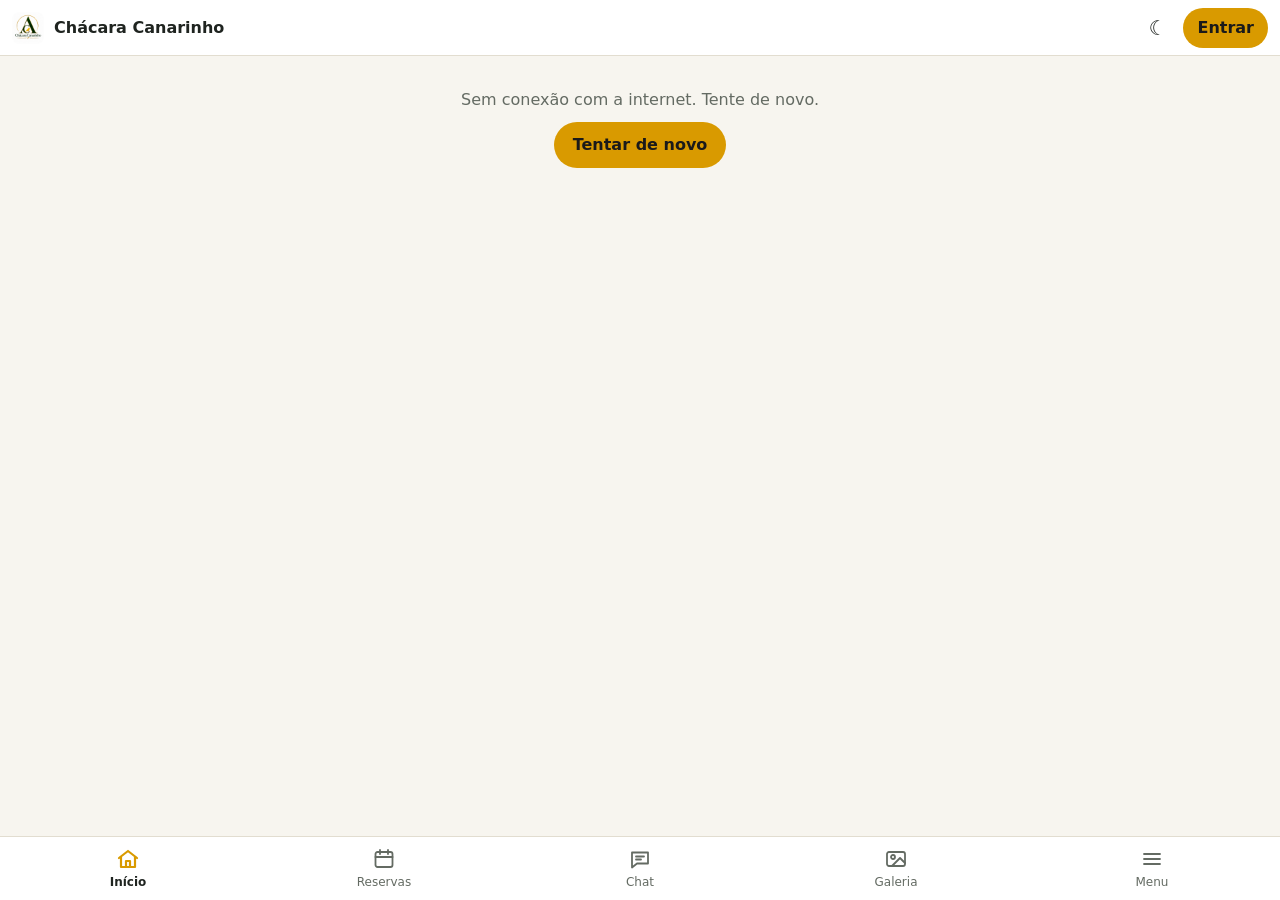
<file: index.html>
<!doctype html>
<html lang="pt-BR">
<head>
  <meta charset="utf-8">
  <meta http-equiv="Content-Security-Policy" content="default-src 'self'; script-src 'self'; style-src 'self' 'unsafe-inline'; img-src 'self' data: blob: https://*.supabase.co https://tile.openstreetmap.org; connect-src 'self' https://*.supabase.co wss://*.supabase.co https://lh3.googleusercontent.com https://nominatim.openstreetmap.org; font-src 'self'; worker-src 'self'; manifest-src 'self'; object-src 'none'; base-uri 'self'; form-action 'self'">
  <meta name="referrer" content="strict-origin-when-cross-origin">
  <meta name="viewport" content="width=device-width, initial-scale=1, maximum-scale=1, user-scalable=no, viewport-fit=cover">
  <title>Chácara Canarinho</title>
  <meta name="description" content="Reserve a sua cabana na Chácara Canarinho: dias disponíveis, fotos e atendimento pelo chat.">
  <meta name="theme-color" content="#d99a00">
  <link rel="manifest" href="manifest.webmanifest?v=1794515247">
  <link rel="icon" href="icons/icon-192.png?v=1794515247" type="image/png">
  <link rel="apple-touch-icon" sizes="180x180" href="icons/apple-touch-icon.png?v=1794515247">
  <meta name="apple-mobile-web-app-capable" content="yes">
  <meta name="mobile-web-app-capable" content="yes">
  <meta name="apple-mobile-web-app-status-bar-style" content="default">
  <meta name="apple-mobile-web-app-title" content="Canarinho">
  <link rel="stylesheet" href="css/style.css">
  <script src="js/tema.js"></script>
  <script src="js/vendor/supabase.js" defer></script>
  <script type="module" src="js/app.js"></script>
</head>
<body>
  <header class="topbar">
    <a href="#/" class="brand">
      <img id="brand-logo" src="icons/icon-192.png" alt="" width="32" height="32">
      <span id="app-name">Chácara Canarinho</span>
    </a>
    <div class="top-actions">
      <button type="button" id="theme-btn" class="top-icon theme-btn" aria-label="Trocar tema claro ou escuro"></button>
      <a href="#/entrar" id="account-link" class="account-link" hidden>Entrar</a>
    </div>
  </header>

  <main id="view" class="view" aria-live="polite">
    <div class="loading">Carregando…</div>
  </main>

  <nav class="tabbar" id="tabbar" aria-label="Navegação principal" hidden></nav>

  <div id="toast" class="toast" role="status" hidden></div>
</body>
</html>
</file>
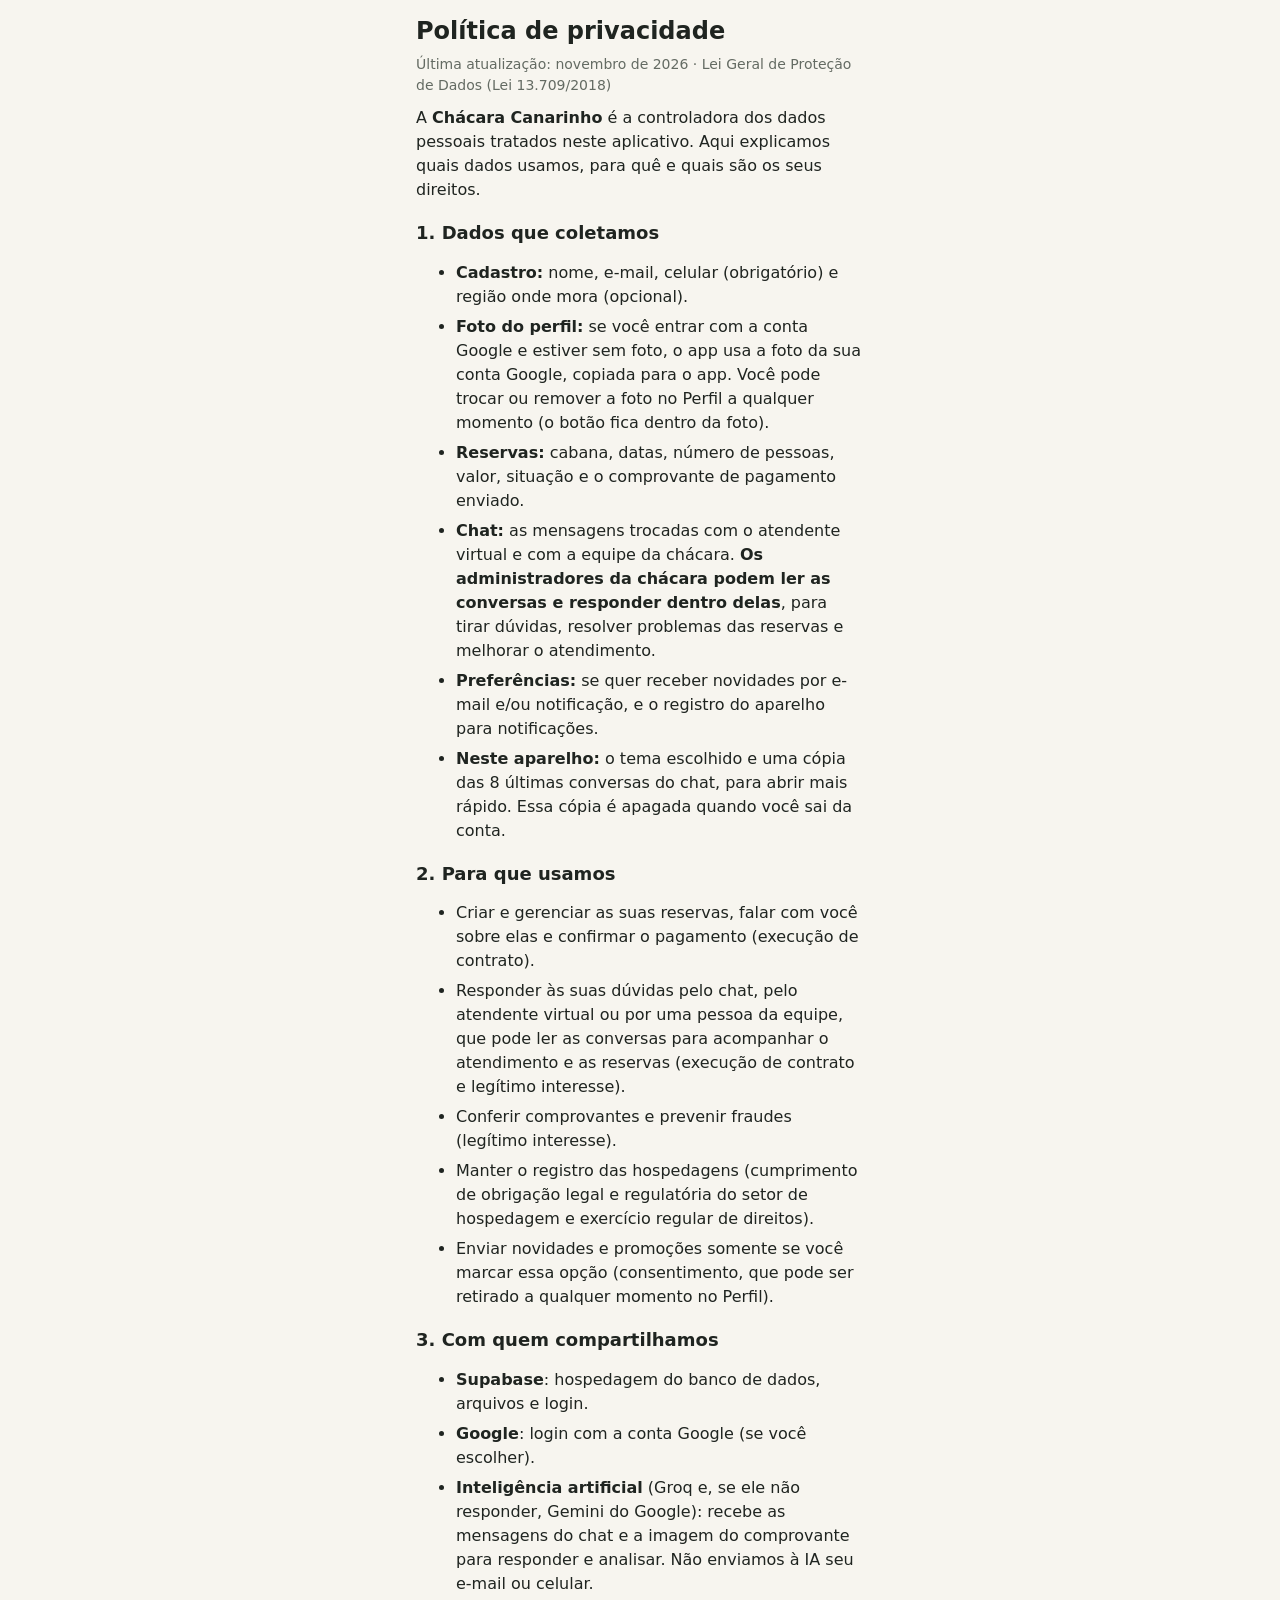
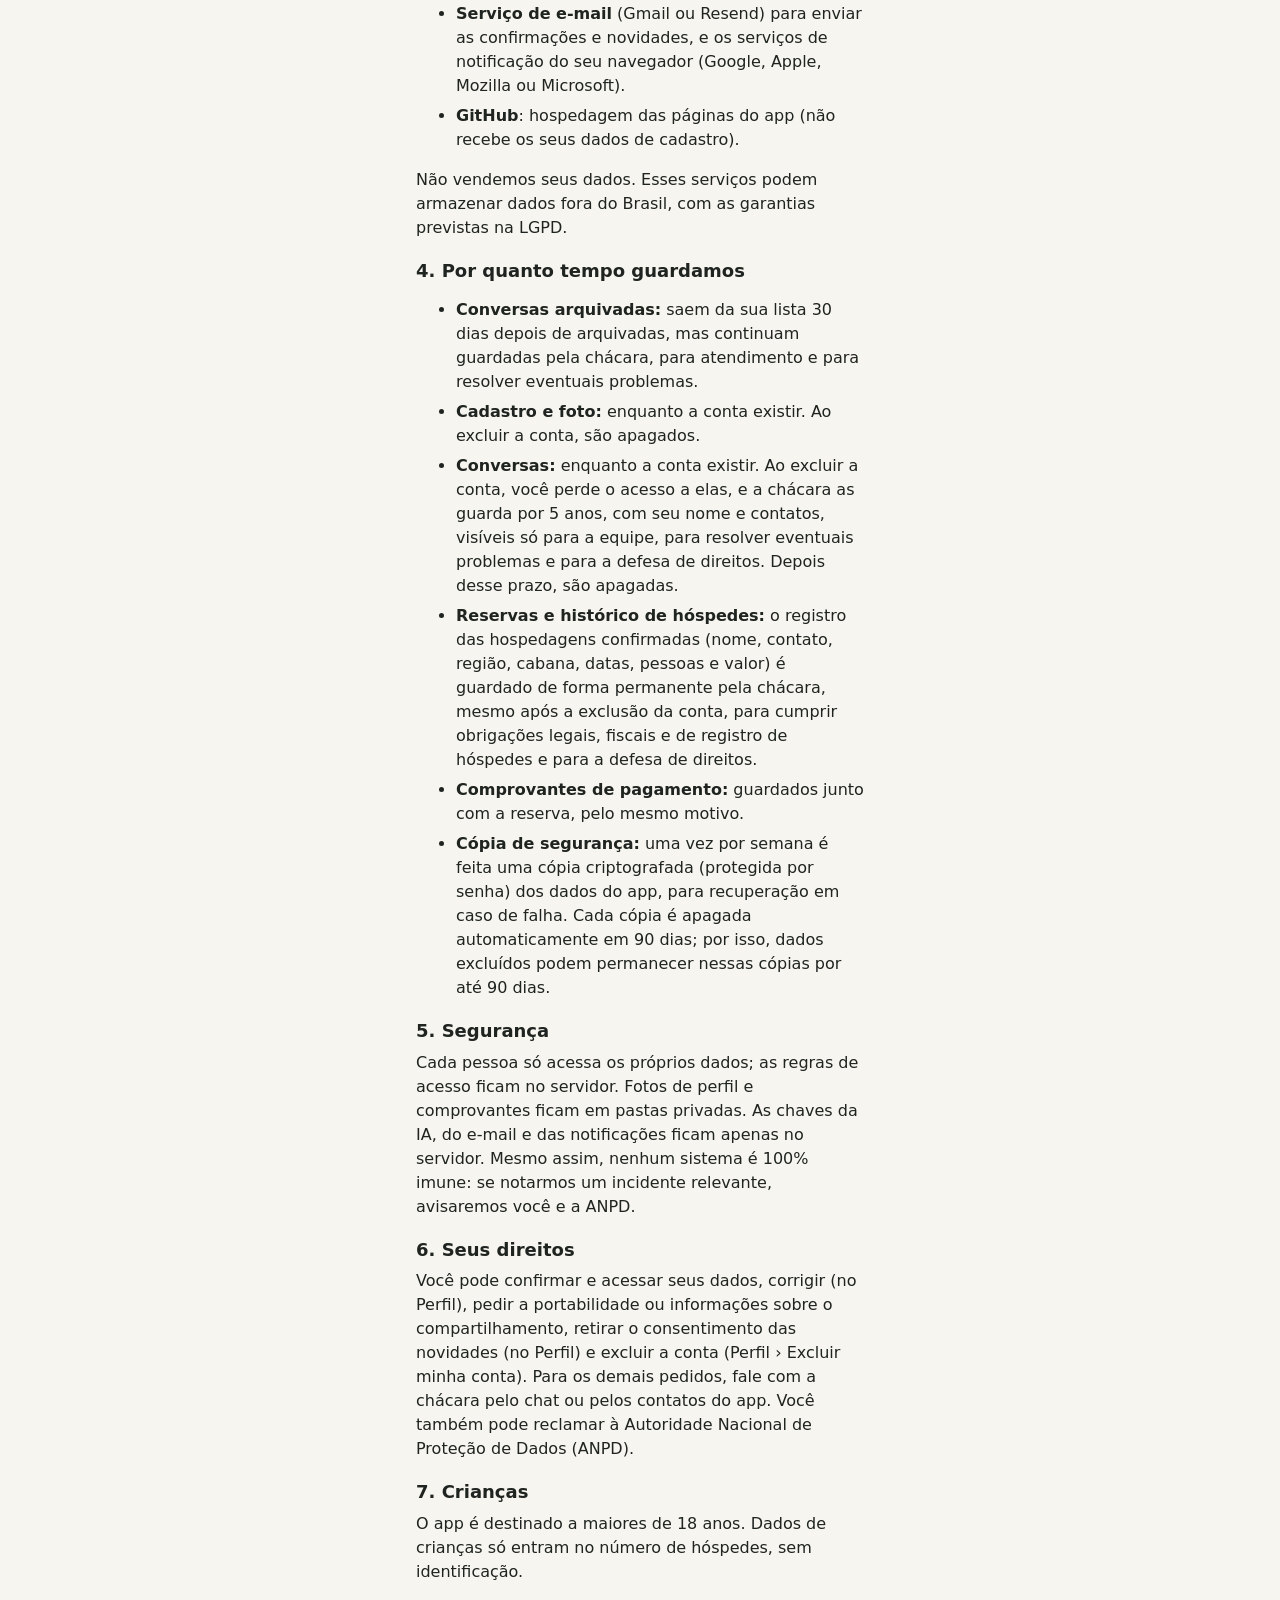
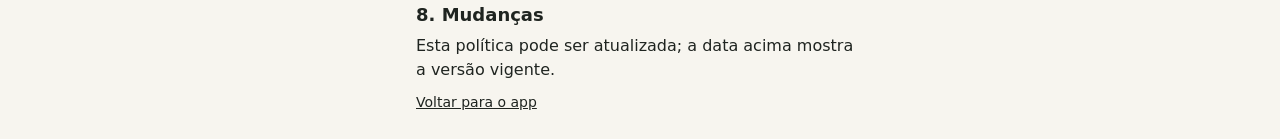
<file: privacidade.html>
<!doctype html>
<html lang="pt-BR">
<head>
  <meta charset="utf-8">
  <meta http-equiv="Content-Security-Policy" content="default-src 'self'; script-src 'self'; style-src 'self'; img-src 'self'; object-src 'none'; base-uri 'self'; form-action 'none'">
  <meta name="viewport" content="width=device-width, initial-scale=1">
  <title>Política de privacidade – Chácara Canarinho</title>
  <link rel="stylesheet" href="css/style.css">
  <script src="js/tema.js"></script>
</head>
<body class="plain">
<main class="pad narrow doc">
  <h1>Política de privacidade</h1>
  <p class="muted small">Última atualização: novembro de 2026 · Lei Geral de Proteção de Dados (Lei 13.709/2018)</p>

  <p>A <strong>Chácara Canarinho</strong> é a controladora dos dados pessoais tratados neste aplicativo. Aqui explicamos quais dados usamos, para quê e quais são os seus direitos.</p>

  <h2>1. Dados que coletamos</h2>
  <ul>
    <li><strong>Cadastro:</strong> nome, e-mail, celular (obrigatório) e região onde mora (opcional).</li>
    <li><strong>Foto do perfil:</strong> se você entrar com a conta Google e estiver sem foto, o app usa a foto da sua conta Google, copiada para o app. Você pode trocar ou remover a foto no Perfil a qualquer momento (o botão fica dentro da foto).</li>
    <li><strong>Reservas:</strong> cabana, datas, número de pessoas, valor, situação e o comprovante de pagamento enviado.</li>
    <li><strong>Chat:</strong> as mensagens trocadas com o atendente virtual e com a equipe da chácara. <strong>Os administradores da chácara podem ler as conversas e responder dentro delas</strong>, para tirar dúvidas, resolver problemas das reservas e melhorar o atendimento.</li>
    <li><strong>Preferências:</strong> se quer receber novidades por e-mail e/ou notificação, e o registro do aparelho para notificações.</li>
    <li><strong>Neste aparelho:</strong> o tema escolhido e uma cópia das 8 últimas conversas do chat, para abrir mais rápido. Essa cópia é apagada quando você sai da conta.</li>
  </ul>

  <h2>2. Para que usamos</h2>
  <ul>
    <li>Criar e gerenciar as suas reservas, falar com você sobre elas e confirmar o pagamento (execução de contrato).</li>
    <li>Responder às suas dúvidas pelo chat, pelo atendente virtual ou por uma pessoa da equipe, que pode ler as conversas para acompanhar o atendimento e as reservas (execução de contrato e legítimo interesse).</li>
    <li>Conferir comprovantes e prevenir fraudes (legítimo interesse).</li>
    <li>Manter o registro das hospedagens (cumprimento de obrigação legal e regulatória do setor de hospedagem e exercício regular de direitos).</li>
    <li>Enviar novidades e promoções somente se você marcar essa opção (consentimento, que pode ser retirado a qualquer momento no Perfil).</li>
  </ul>

  <h2>3. Com quem compartilhamos</h2>
  <ul>
    <li><strong>Supabase</strong>: hospedagem do banco de dados, arquivos e login.</li>
    <li><strong>Google</strong>: login com a conta Google (se você escolher).</li>
    <li><strong>Inteligência artificial</strong> (Groq e, se ele não responder, Gemini do Google): recebe as mensagens do chat e a imagem do comprovante para responder e analisar. Não enviamos à IA seu e-mail ou celular.</li>
    <li><strong>Serviço de e-mail</strong> (Gmail ou Resend) para enviar as confirmações e novidades, e os serviços de notificação do seu navegador (Google, Apple, Mozilla ou Microsoft).</li>
    <li><strong>GitHub</strong>: hospedagem das páginas do app (não recebe os seus dados de cadastro).</li>
  </ul>
  <p>Não vendemos seus dados. Esses serviços podem armazenar dados fora do Brasil, com as garantias previstas na LGPD.</p>

  <h2>4. Por quanto tempo guardamos</h2>
  <ul>
    <li><strong>Conversas arquivadas:</strong> saem da sua lista 30 dias depois de arquivadas, mas continuam guardadas pela chácara, para atendimento e para resolver eventuais problemas.</li>
    <li><strong>Cadastro e foto:</strong> enquanto a conta existir. Ao excluir a conta, são apagados.</li>
    <li><strong>Conversas:</strong> enquanto a conta existir. Ao excluir a conta, você perde o acesso a elas, e a chácara as guarda por 5 anos, com seu nome e contatos, visíveis só para a equipe, para resolver eventuais problemas e para a defesa de direitos. Depois desse prazo, são apagadas.</li>
    <li><strong>Reservas e histórico de hóspedes:</strong> o registro das hospedagens confirmadas (nome, contato, região, cabana, datas, pessoas e valor) é guardado de forma permanente pela chácara, mesmo após a exclusão da conta, para cumprir obrigações legais, fiscais e de registro de hóspedes e para a defesa de direitos.</li>
    <li><strong>Comprovantes de pagamento:</strong> guardados junto com a reserva, pelo mesmo motivo.</li>
    <li><strong>Cópia de segurança:</strong> uma vez por semana é feita uma cópia criptografada (protegida por senha) dos dados do app, para recuperação em caso de falha. Cada cópia é apagada automaticamente em 90 dias; por isso, dados excluídos podem permanecer nessas cópias por até 90 dias.</li>
  </ul>

  <h2>5. Segurança</h2>
  <p>Cada pessoa só acessa os próprios dados; as regras de acesso ficam no servidor. Fotos de perfil e comprovantes ficam em pastas privadas. As chaves da IA, do e-mail e das notificações ficam apenas no servidor. Mesmo assim, nenhum sistema é 100% imune: se notarmos um incidente relevante, avisaremos você e a ANPD.</p>

  <h2>6. Seus direitos</h2>
  <p>Você pode confirmar e acessar seus dados, corrigir (no Perfil), pedir a portabilidade ou informações sobre o compartilhamento, retirar o consentimento das novidades (no Perfil) e excluir a conta (Perfil › Excluir minha conta). Para os demais pedidos, fale com a chácara pelo chat ou pelos contatos do app. Você também pode reclamar à Autoridade Nacional de Proteção de Dados (ANPD).</p>

  <h2>7. Crianças</h2>
  <p>O app é destinado a maiores de 18 anos. Dados de crianças só entram no número de hóspedes, sem identificação.</p>

  <h2>8. Mudanças</h2>
  <p>Esta política pode ser atualizada; a data acima mostra a versão vigente.</p>
  <p class="small"><a href="./">Voltar para o app</a></p>
</main>
</body>
</html>
</file>
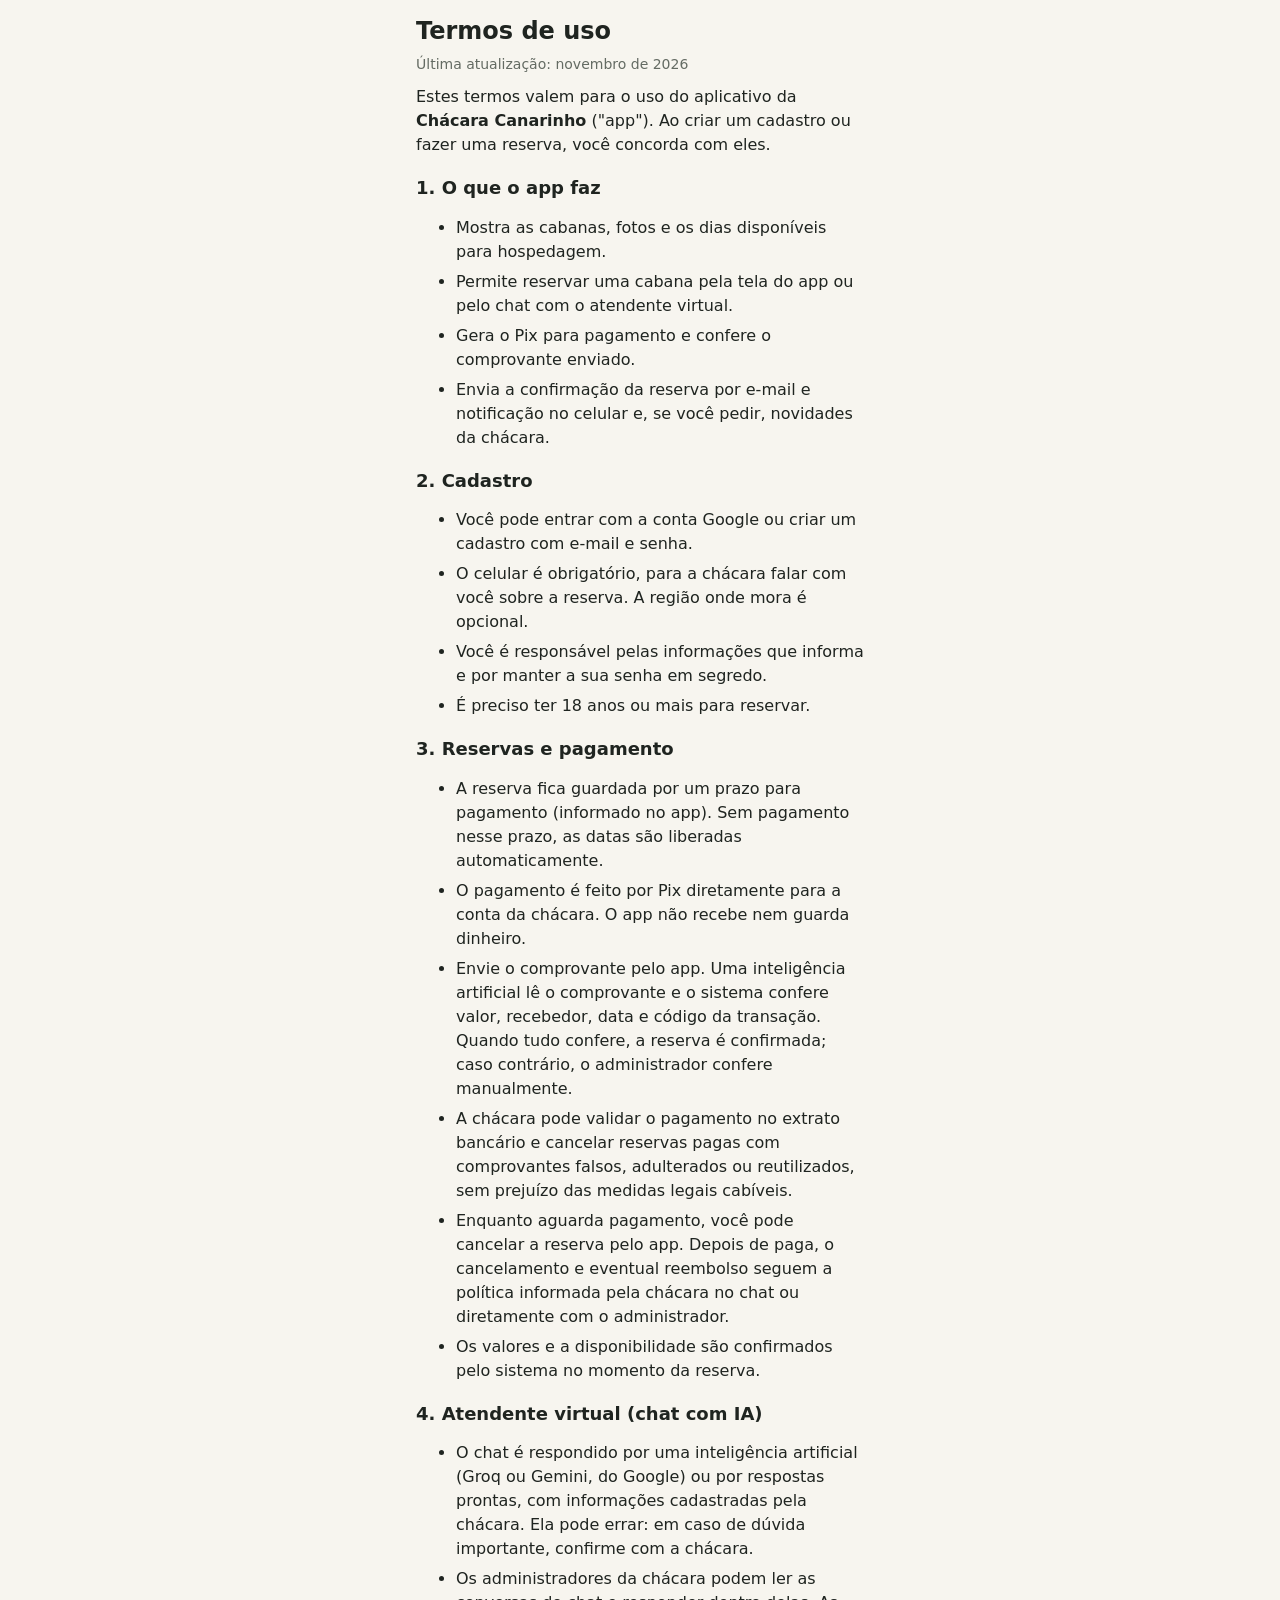
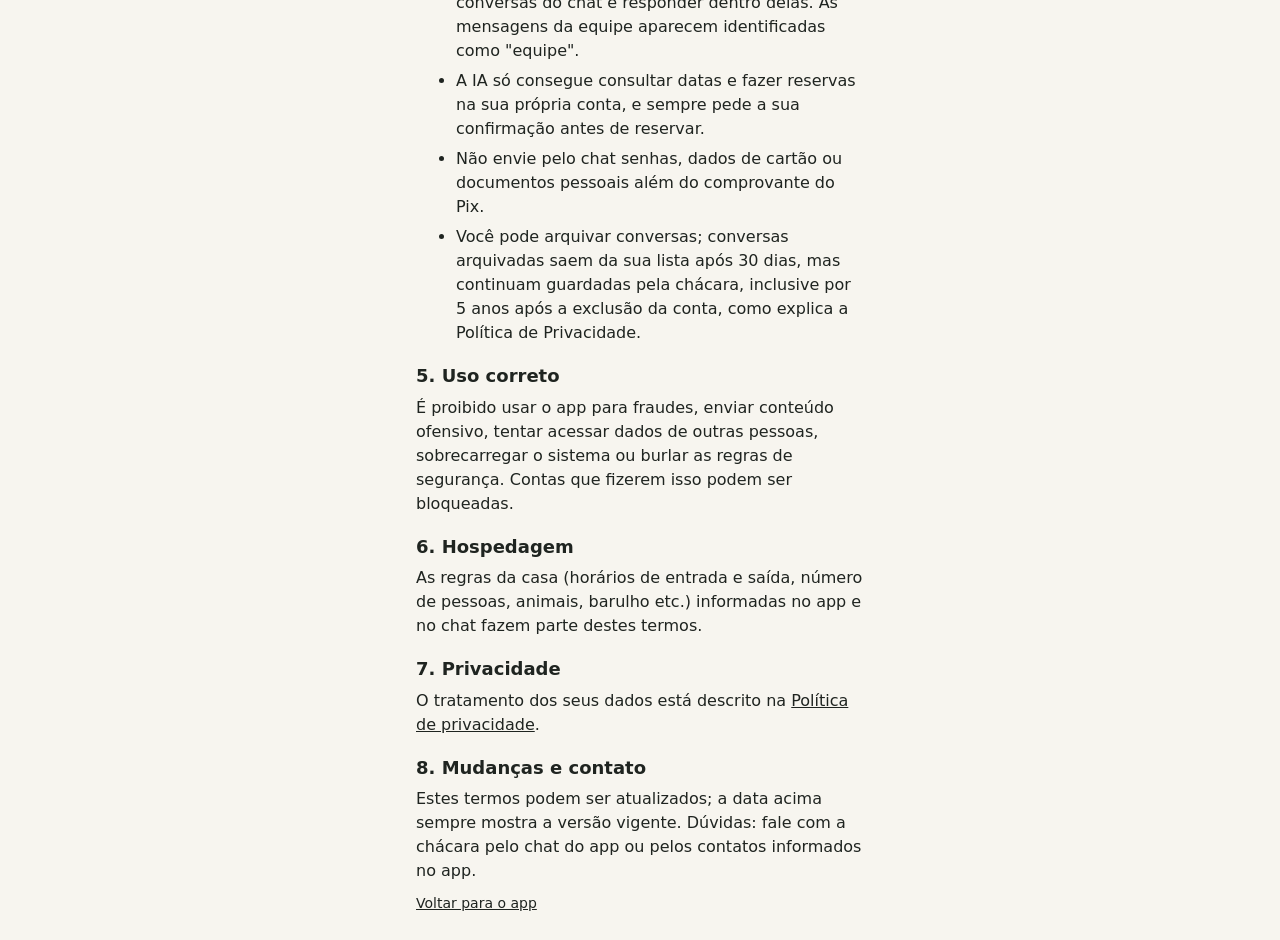
<file: termos.html>
<!doctype html>
<html lang="pt-BR">
<head>
  <meta charset="utf-8">
  <meta http-equiv="Content-Security-Policy" content="default-src 'self'; script-src 'self'; style-src 'self'; img-src 'self'; object-src 'none'; base-uri 'self'; form-action 'none'">
  <meta name="viewport" content="width=device-width, initial-scale=1">
  <title>Termos de uso – Chácara Canarinho</title>
  <link rel="stylesheet" href="css/style.css">
  <script src="js/tema.js"></script>
</head>
<body class="plain">
<main class="pad narrow doc">
  <h1>Termos de uso</h1>
  <p class="muted small">Última atualização: novembro de 2026</p>

  <p>Estes termos valem para o uso do aplicativo da <strong>Chácara Canarinho</strong> ("app"). Ao criar um cadastro ou fazer uma reserva, você concorda com eles.</p>

  <h2>1. O que o app faz</h2>
  <ul>
    <li>Mostra as cabanas, fotos e os dias disponíveis para hospedagem.</li>
    <li>Permite reservar uma cabana pela tela do app ou pelo chat com o atendente virtual.</li>
    <li>Gera o Pix para pagamento e confere o comprovante enviado.</li>
    <li>Envia a confirmação da reserva por e-mail e notificação no celular e, se você pedir, novidades da chácara.</li>
  </ul>

  <h2>2. Cadastro</h2>
  <ul>
    <li>Você pode entrar com a conta Google ou criar um cadastro com e-mail e senha.</li>
    <li>O celular é obrigatório, para a chácara falar com você sobre a reserva. A região onde mora é opcional.</li>
    <li>Você é responsável pelas informações que informa e por manter a sua senha em segredo.</li>
    <li>É preciso ter 18 anos ou mais para reservar.</li>
  </ul>

  <h2>3. Reservas e pagamento</h2>
  <ul>
    <li>A reserva fica guardada por um prazo para pagamento (informado no app). Sem pagamento nesse prazo, as datas são liberadas automaticamente.</li>
    <li>O pagamento é feito por Pix diretamente para a conta da chácara. O app não recebe nem guarda dinheiro.</li>
    <li>Envie o comprovante pelo app. Uma inteligência artificial lê o comprovante e o sistema confere valor, recebedor, data e código da transação. Quando tudo confere, a reserva é confirmada; caso contrário, o administrador confere manualmente.</li>
    <li>A chácara pode validar o pagamento no extrato bancário e cancelar reservas pagas com comprovantes falsos, adulterados ou reutilizados, sem prejuízo das medidas legais cabíveis.</li>
    <li>Enquanto aguarda pagamento, você pode cancelar a reserva pelo app. Depois de paga, o cancelamento e eventual reembolso seguem a política informada pela chácara no chat ou diretamente com o administrador.</li>
    <li>Os valores e a disponibilidade são confirmados pelo sistema no momento da reserva.</li>
  </ul>

  <h2>4. Atendente virtual (chat com IA)</h2>
  <ul>
    <li>O chat é respondido por uma inteligência artificial (Groq ou Gemini, do Google) ou por respostas prontas, com informações cadastradas pela chácara. Ela pode errar: em caso de dúvida importante, confirme com a chácara.</li>
    <li>Os administradores da chácara podem ler as conversas do chat e responder dentro delas. As mensagens da equipe aparecem identificadas como "equipe".</li>
    <li>A IA só consegue consultar datas e fazer reservas na sua própria conta, e sempre pede a sua confirmação antes de reservar.</li>
    <li>Não envie pelo chat senhas, dados de cartão ou documentos pessoais além do comprovante do Pix.</li>
    <li>Você pode arquivar conversas; conversas arquivadas saem da sua lista após 30 dias, mas continuam guardadas pela chácara, inclusive por 5 anos após a exclusão da conta, como explica a Política de Privacidade.</li>
  </ul>

  <h2>5. Uso correto</h2>
  <p>É proibido usar o app para fraudes, enviar conteúdo ofensivo, tentar acessar dados de outras pessoas, sobrecarregar o sistema ou burlar as regras de segurança. Contas que fizerem isso podem ser bloqueadas.</p>

  <h2>6. Hospedagem</h2>
  <p>As regras da casa (horários de entrada e saída, número de pessoas, animais, barulho etc.) informadas no app e no chat fazem parte destes termos.</p>

  <h2>7. Privacidade</h2>
  <p>O tratamento dos seus dados está descrito na <a href="privacidade.html">Política de privacidade</a>.</p>

  <h2>8. Mudanças e contato</h2>
  <p>Estes termos podem ser atualizados; a data acima sempre mostra a versão vigente. Dúvidas: fale com a chácara pelo chat do app ou pelos contatos informados no app.</p>
  <p class="small"><a href="./">Voltar para o app</a></p>
</main>
</body>
</html>
</file>
<file: css/style.css>
:root{--brand: #d99a00;--brand-ink: #1a1a1a;--bg: #f7f5ef;--surface: #ffffff;--surface-2: #f0ede4;--text: #1f2420;--muted: #646b63;--line: #e2ddd0;--ok: #2b8a3e;--warn: #b35c00;--bad: #c92a2a;--info: #1864ab;--radius: 14px;--shadow: 0 1px 2px rgba(0, 0, 0, .06), 0 4px 14px rgba(0, 0, 0, .06);--top: 56px;--tab: 64px;color-scheme:light}@media(prefers-color-scheme:dark){:root:not([data-theme=light]){--bg: #121512;--surface: #1b1f1b;--surface-2: #252a25;--text: #e9ece6;--muted: #a0a89d;--line: #2f352f;--ok: #69db7c;--warn: #ffa94d;--bad: #ff8787;--info: #74c0fc;--shadow: none;color-scheme:dark}}:root[data-theme=dark]{--bg: #121512;--surface: #1b1f1b;--surface-2: #252a25;--text: #e9ece6;--muted: #a0a89d;--line: #2f352f;--ok: #69db7c;--warn: #ffa94d;--bad: #ff8787;--info: #74c0fc;--shadow: none;color-scheme:dark}*{box-sizing:border-box}[hidden]{display:none!important}html,body{overscroll-behavior-y:none}html{-webkit-text-size-adjust:100%;touch-action:manipulation}body{margin:0;background:var(--bg);color:var(--text);font:16px/1.5 system-ui,-apple-system,Segoe UI,Roboto,sans-serif;padding-top:calc(var(--top) + env(safe-area-inset-top));padding-bottom:calc(var(--tab) + env(safe-area-inset-bottom));overflow-x:hidden}a{color:inherit}img{max-width:100%;display:block}svg{width:20px;height:20px;fill:none;stroke:currentColor;stroke-width:1.8;stroke-linecap:round;stroke-linejoin:round;flex:none}svg.g{stroke:none}h1,h2,h3{line-height:1.25;margin:0 0 8px}p{margin:0 0 10px}input,select,textarea,button{font:inherit;color:inherit}input,select,textarea{width:100%;min-height:44px;padding:10px 12px;border:1px solid var(--line);border-radius:10px;background:var(--surface);font-size:16px}input[type=checkbox]{width:20px;min-height:20px;height:20px;accent-color:var(--brand)}input[type=color]{padding:4px;height:48px}input:focus-visible,select:focus-visible,textarea:focus-visible,button:focus-visible,a:focus-visible{outline:2px solid var(--brand);outline-offset:2px}textarea{resize:vertical}.topbar{position:fixed;inset:0 0 auto;z-index:20;height:calc(var(--top) + env(safe-area-inset-top));padding:env(safe-area-inset-top) 12px 0;display:flex;align-items:center;justify-content:space-between;background:var(--surface);border-bottom:1px solid var(--line)}.brand{display:flex;align-items:center;gap:10px;text-decoration:none;font-weight:700;min-width:0}.brand img{border-radius:8px}.brand span{white-space:nowrap;overflow:hidden;text-overflow:ellipsis}.top-actions{display:flex;align-items:center;gap:6px}.top-icon{width:40px;height:40px;border-radius:50%;display:grid;place-items:center;border:0;background:transparent;cursor:pointer}.top-icon:hover{background:var(--surface-2)}.theme-btn:before{content:"☾";font-size:20px}:root[data-theme=dark] .theme-btn:before{content:"☀"}@media(prefers-color-scheme:dark){:root:not([data-theme=light]) .theme-btn:before{content:"☀"}}.account-link{text-decoration:none;font-weight:600;padding:8px 14px;border-radius:999px;background:var(--brand);color:var(--brand-ink)}.account-link.avatar-link{padding:0;background:none}.tabbar{position:fixed;inset:auto 0 0;z-index:20;height:calc(var(--tab) + env(safe-area-inset-bottom));padding-bottom:env(safe-area-inset-bottom);display:grid;grid-template-columns:repeat(5,1fr);background:var(--surface);border-top:1px solid var(--line)}.tabbar a{display:flex;flex-direction:column;align-items:center;justify-content:center;gap:2px;text-decoration:none;font-size:12px;color:var(--muted)}.tabbar a svg{width:24px;height:24px}.tabbar a.on{color:var(--text);font-weight:700}.tabbar a.on svg{color:var(--brand);stroke-width:2.2}.view{max-width:960px;margin:0 auto;min-height:60vh}.pad{padding:16px}.narrow{max-width:480px;margin:0 auto}.loading{padding:32px;text-align:center;color:var(--muted)}.empty{padding:32px 16px;text-align:center;color:var(--muted)}.title{font-size:26px}.section-title{font-size:18px;margin-top:18px}.lead{font-size:17px;color:var(--muted)}.muted{color:var(--muted)}.small{font-size:14px}.center{text-align:center}.pre{white-space:pre-line}.warn{color:var(--warn)}.ok-text{color:var(--ok)}.bad-text{color:var(--bad)}.back{display:inline-block;text-decoration:none;color:var(--muted);margin-bottom:8px}.row{display:flex;align-items:center}.row.between{justify-content:space-between;gap:8px}.row.end{justify-content:flex-end;gap:8px}.row.wrap{flex-wrap:wrap}.row.gap,.gap{gap:10px}.center-v{align-items:center}.grow{flex:1 1 220px;min-width:0}.stack{display:flex;flex-direction:column;gap:12px}.gap-top{margin-top:14px}.foot{text-align:center;padding-bottom:24px}.btn{display:inline-flex;align-items:center;justify-content:center;gap:8px;min-height:44px;padding:10px 18px;border-radius:999px;border:1px solid transparent;background:var(--brand);color:var(--brand-ink);font-weight:650;text-decoration:none;cursor:pointer}.btn:disabled{opacity:.55;cursor:default}.btn.sm{min-height:36px;padding:6px 14px;font-size:14px}.btn.block{width:100%}.btn.ghost{background:transparent;color:var(--text);border-color:var(--line)}.btn.danger{background:var(--bad);color:#fff}.btn.ghost.danger{background:transparent;color:var(--bad);border-color:currentColor}.btn.google{background:var(--surface);color:var(--text);border-color:var(--line)}.btn.busy,label.busy{position:relative;color:transparent!important;pointer-events:none}.btn.busy:after,label.busy:after{content:"";position:absolute;width:18px;height:18px;border-radius:50%;border:2px solid var(--muted);border-top-color:transparent;animation:spin .8s linear infinite}@keyframes spin{to{transform:rotate(360deg)}}.link{background:none;border:0;padding:4px 0;color:var(--muted);text-decoration:underline;cursor:pointer}.link.danger{color:var(--bad)}.icon-btn{width:40px;height:40px;border-radius:50%;border:0;background:var(--surface-2);display:grid;place-items:center;cursor:pointer;font-size:20px;flex:none}.icon-btn:disabled{opacity:.35}.chips{display:flex;gap:8px;overflow-x:auto;padding-bottom:6px;margin-bottom:12px}.chip{border:1px solid var(--line);background:var(--surface);padding:6px 14px;border-radius:999px;white-space:nowrap;cursor:pointer}.chip.on{background:var(--brand);color:var(--brand-ink);border-color:var(--brand)}.segmented{display:flex;background:var(--surface-2);border-radius:999px;padding:4px;margin:10px 0}.segmented button{flex:1;border:0;background:none;padding:8px;border-radius:999px;cursor:pointer}.segmented button.on{background:var(--surface);box-shadow:var(--shadow);font-weight:650}.field{display:flex;flex-direction:column;gap:4px;flex:none;min-width:0;border:0;padding:0;margin:0}.row>.field{flex:1 1 140px}.field>span,.field legend{font-size:14px;font-weight:600}.field.row{flex-direction:row}.check{display:flex;align-items:center;gap:10px;cursor:pointer}fieldset.field{gap:8px}.divider{display:flex;align-items:center;gap:10px;color:var(--muted);font-size:14px;margin:18px 0}.divider:before,.divider:after{content:"";flex:1;border-top:1px solid var(--line)}.auth-logo{margin:8px auto 12px;background:var(--brand);border-radius:22px;padding:10px}.card{background:var(--surface);border:1px solid var(--line);border-radius:var(--radius);padding:14px;box-shadow:var(--shadow);margin-bottom:12px}.cards{display:grid;grid-template-columns:repeat(auto-fill,minmax(260px,1fr));gap:14px}.card.cabin{padding:0;overflow:hidden;text-decoration:none;display:flex;flex-direction:column;margin:0}.card.cabin .cover{aspect-ratio:16 / 10;background:var(--surface-2)}.card.cabin .cover img{width:100%;height:100%;object-fit:cover}.card.cabin .cover img.ph{object-fit:contain;padding:24px;background:var(--brand)}.card.cabin .body{padding:14px;display:flex;flex-direction:column;gap:4px}.card.cabin .body p{display:flex;align-items:center;gap:6px;margin:0}.price{font-size:18px;font-weight:700}.badge{display:inline-block;padding:2px 10px;border-radius:999px;font-size:13px;font-weight:600;background:var(--surface-2);white-space:nowrap}.badge.ok{background:color-mix(in srgb,var(--ok) 18%,transparent);color:var(--ok)}.badge.warn{background:color-mix(in srgb,var(--warn) 18%,transparent);color:var(--warn)}.badge.bad{background:color-mix(in srgb,var(--bad) 18%,transparent);color:var(--bad)}.badge.info{background:color-mix(in srgb,var(--info) 18%,transparent);color:var(--info)}.badge.muted{color:var(--muted)}.list-cards .card{margin-bottom:10px}.list{display:flex;flex-direction:column;border:1px solid var(--line);border-radius:var(--radius);overflow:hidden;background:var(--surface)}.list a{padding:14px;text-decoration:none;border-bottom:1px solid var(--line)}.list a:last-child{border-bottom:0}.list a:after{content:"›";float:right;color:var(--muted)}.carousel{position:relative}.carousel .track{display:flex;overflow-x:auto;scroll-snap-type:x mandatory;scrollbar-width:none}.carousel .track::-webkit-scrollbar{display:none}.slide{flex:0 0 100%;scroll-snap-align:start;margin:0;position:relative;aspect-ratio:16 / 10;max-height:62vh;background:var(--surface-2)}.slide img{width:100%;height:100%;object-fit:cover}.slide figcaption{position:absolute;left:0;right:0;bottom:0;padding:28px 16px 30px;color:#fff;background:linear-gradient(transparent,#0000008c);font-weight:600}.dots{position:absolute;bottom:10px;left:0;right:0;display:flex;justify-content:center;gap:6px}.dots button{width:8px;height:8px;padding:0;border-radius:50%;border:0;background:#ffffff8c;cursor:pointer}.dots button.on{background:#fff;width:22px;border-radius:4px}.hero-empty{display:grid;place-items:center;padding:28px;background:var(--brand)}.strip{display:flex;gap:6px;overflow-x:auto;scroll-snap-type:x mandatory}.strip img{height:220px;width:auto;max-width:none;scroll-snap-align:start;cursor:zoom-in}.grid{display:grid;grid-template-columns:repeat(auto-fill,minmax(110px,1fr));gap:4px}.thumb{padding:0;border:0;aspect-ratio:1;background:var(--surface-2);cursor:zoom-in;overflow:hidden;border-radius:6px}.thumb img{width:100%;height:100%;object-fit:cover}.insta-card{display:flex;align-items:center;gap:14px;margin-top:18px;padding:16px;border-radius:var(--radius);text-decoration:none;color:#fff;background:linear-gradient(45deg,#f09433,#dc2743 50%,#bc1888)}.insta-card svg{width:36px;height:36px}.calendar{background:var(--surface);border:1px solid var(--line);border-radius:var(--radius);padding:12px;max-width:420px}.cal-head{display:flex;align-items:center;justify-content:space-between;margin-bottom:8px}.cal-head strong:first-letter{text-transform:uppercase}.cal-grid{display:grid;grid-template-columns:repeat(7,1fr);gap:4px}.cal-grid.dow span{text-align:center;font-size:12px;color:var(--muted)}.day{aspect-ratio:1;border:0;border-radius:10px;background:var(--surface-2);cursor:pointer;font-weight:600}.day.livre{background:color-mix(in srgb,var(--ok) 16%,var(--surface))}.day.reservado{background:color-mix(in srgb,var(--bad) 14%,var(--surface));color:var(--muted);text-decoration:line-through}.day.fechado,.day.passado{background:transparent;color:var(--muted);opacity:.5}.day.can-out{outline:1px dashed var(--brand)}.day.saida-ocupada{opacity:1;text-decoration:none;display:flex;flex-direction:column;align-items:center;justify-content:center;line-height:1.1}.day.saida-ocupada small{font-size:9px;font-weight:600}.day:disabled{cursor:default}.day.in{background:color-mix(in srgb,var(--brand) 40%,var(--surface))}.day.start,.day.end{background:var(--brand);color:var(--brand-ink);opacity:1;text-decoration:none}.legend{display:flex;align-items:center;gap:6px;flex-wrap:wrap;margin:10px 0;color:var(--muted)}.lg{width:14px;height:14px;border-radius:4px;display:inline-block;margin-left:8px}.lg.livre{background:color-mix(in srgb,var(--ok) 30%,var(--surface))}.lg.reservado{background:color-mix(in srgb,var(--bad) 30%,var(--surface))}.lg.fechado{background:var(--surface-2)}.booking{max-width:420px;margin-top:12px;display:flex;flex-direction:column;gap:8px}.booking select{width:auto}.booking .field.row{flex:none;align-items:center}.booking .total{font-size:18px;border-top:1px solid var(--line);padding-top:8px}.res h3{margin:0;font-size:17px}.res p{margin:6px 0}.analise{background:var(--surface-2);border-radius:10px;padding:8px 12px;margin:8px 0;font-size:14px}.analise ul{padding-left:4px;list-style:none;margin:8px 0}.profile-head{text-align:center;display:flex;flex-direction:column;align-items:center}.avatar{width:40px;height:40px;border-radius:50%;display:inline-grid;place-items:center;overflow:hidden;flex:none;background:var(--brand);color:var(--brand-ink);font-weight:700;font-size:15px}.avatar img{width:100%;height:100%;object-fit:cover}.avatar.sm{width:34px;height:34px;font-size:13px}.avatar.xl{width:128px;height:128px;font-size:42px}.avatar-edit{position:relative;width:128px;height:128px;border-radius:50%;overflow:hidden;margin-bottom:12px}.avatar-edit .avatar-btn{position:absolute;left:0;right:0;bottom:0;height:38%;display:grid;place-items:center;cursor:pointer;background:#00000080;color:#fff}.avatar-edit .avatar-btn svg{width:24px;height:24px}.avatar-edit.busy:after{content:"";position:absolute;inset:0;background:#00000059}.admin-tabs{display:flex;gap:6px;overflow-x:auto;padding:0 16px 8px;border-bottom:1px solid var(--line);scrollbar-width:none}.admin-tabs a{white-space:nowrap;text-decoration:none;padding:8px 14px;border-radius:999px;background:var(--surface);border:1px solid var(--line);font-size:14px}.admin-tabs a.on{background:var(--brand);color:var(--brand-ink);border-color:var(--brand);font-weight:650}.admin-photos{display:grid;grid-template-columns:repeat(auto-fill,minmax(160px,1fr));gap:10px}.card.photo{display:flex;flex-direction:column;gap:6px;padding:8px;margin:0}.card.photo img{aspect-ratio:1;object-fit:cover;border-radius:8px}.card.photo input,.card.photo select{min-height:34px;padding:4px 8px;font-size:14px}.narrow-num{width:70px!important}.kpis{display:grid;grid-template-columns:repeat(auto-fill,minmax(150px,1fr));gap:10px}.kpi{background:var(--surface);border:1px solid var(--line);border-radius:var(--radius);padding:12px;display:flex;flex-direction:column}.kpi span{font-size:13px;color:var(--muted)}.kpi strong{font-size:22px}.table-wrap,.occ-wrap{overflow-x:auto}.table{width:100%;border-collapse:collapse;background:var(--surface);border-radius:var(--radius);overflow:hidden;font-size:14px;margin-bottom:12px}.table th,.table td{text-align:left;padding:8px 10px;border-bottom:1px solid var(--line);vertical-align:top}.bar{display:inline-block;width:60px;height:8px;background:var(--surface-2);border-radius:4px;overflow:hidden;vertical-align:middle}.bar i{display:block;height:100%;background:var(--brand)}.icon-preview{border-radius:16px;box-shadow:var(--shadow)}.dialog{border:0;border-radius:18px;padding:20px;width:min(420px,calc(100vw - 32px));background:var(--surface);color:var(--text);box-shadow:0 10px 40px #0000004d}.dialog.wide{width:min(560px,calc(100vw - 32px))}.dialog::backdrop{background:#00000073}.dialog form>.btn.block{margin-bottom:8px}.toast{position:fixed;left:50%;transform:translate(-50%);z-index:50;bottom:calc(var(--tab) + 14px + env(safe-area-inset-bottom));max-width:calc(100vw - 32px);padding:12px 18px;border-radius:12px;background:#222;color:#fff;box-shadow:0 6px 20px #00000040;font-size:15px}.toast.ok{background:#2b8a3e}.toast.bad{background:#c92a2a}.doc h1{font-size:24px}.doc h2{font-size:18px;margin-top:20px}.doc li{margin-bottom:6px}@media(min-width:760px){.title{font-size:30px}.slide{aspect-ratio:21 / 9}}body.plain{padding:0}.table-wrap .table{min-width:520px}.table td,.table th{white-space:nowrap}.table td.small{white-space:normal}.menu-page{max-width:560px;margin:0 auto}.profile-card{padding:20px;border-radius:26px;position:relative;overflow:hidden;box-shadow:var(--shadow);background:linear-gradient(135deg,var(--brand),color-mix(in srgb,var(--brand) 55%,#1d3b22));color:#fff}.profile-card:before,.profile-card:after{content:"";position:absolute;border-radius:50%;background:#ffffff21}.profile-card:before{width:180px;height:180px;right:-50px;top:-70px}.profile-card:after{width:90px;height:90px;right:60px;bottom:-40px}.profile-card .pc-in,.profile-card .pc-btn{position:relative;z-index:1}.profile-card h2{font-size:21px;margin:0}.profile-card .pc-txt{min-width:0}.profile-card .pc-mail{opacity:.9;font-size:14px;overflow:hidden;text-overflow:ellipsis}.profile-card .pc-chip{display:inline-block;margin-top:6px;background:#ffffff40;padding:3px 10px;border-radius:999px;font-size:12px;font-weight:700}.profile-card .pc-emoji{font-size:40px}.profile-card .pc-btn{margin-top:14px;background:#fff;color:#1f2420}.avatar.lg{width:64px;height:64px;font-size:22px;border:3px solid rgba(255,255,255,.7);background:#ffffff40;color:#fff}.list-title{margin:22px 6px 8px;font-size:12.5px;font-weight:800;text-transform:uppercase;letter-spacing:.08em;color:var(--muted)}.menu-page .list{box-shadow:var(--shadow)}.li{display:flex;align-items:center;gap:14px;padding:12px 14px;width:100%;text-align:left;font-weight:650;text-decoration:none;background:none;border:0;color:inherit;cursor:pointer;font-size:15.5px}.li+.li{border-top:1px solid var(--line)}.li:active{background:var(--surface-2)}.li .grow{flex:1;min-width:0;line-height:1.3}.li-ico{width:38px;height:38px;border-radius:12px;display:grid;place-items:center;font-size:19px;background:color-mix(in srgb,var(--brand) 16%,var(--surface));flex:none}.li .chev{color:var(--muted);font-size:20px}.li .count{background:var(--brand);color:var(--brand-ink);font-size:12px;font-weight:800;padding:2px 8px;border-radius:999px}.menu-page .list a:after{content:none}.switch{position:relative;width:52px;height:30px;flex:none}.switch input{position:absolute;opacity:0;inset:0;margin:0;width:100%;height:100%;cursor:pointer;z-index:1}.switch i{position:absolute;inset:0;border-radius:99px;background:var(--line);transition:background .2s}.switch i:after{content:"";position:absolute;top:3px;left:3px;width:24px;height:24px;border-radius:50%;background:#fff;box-shadow:0 2px 6px #0003;transition:transform .25s cubic-bezier(.3,1.4,.5,1)}.switch input:checked+i{background:var(--brand)}.switch input:checked+i:after{transform:translate(22px)}.switch input:disabled+i{opacity:.5}a.slide{display:block;color:inherit;text-decoration:none}.slide figcaption strong{display:block;font-size:20px}.slide figcaption span{font-size:14px;font-weight:500;opacity:.95}.cab-hero{display:block;position:relative;width:100%;padding:0;border:0;cursor:zoom-in;aspect-ratio:16 / 10;max-height:60vh;background:var(--surface-2)}.cab-hero img{width:100%;height:100%;object-fit:cover}.cab-count{position:absolute;right:12px;bottom:12px;background:#0009;color:#fff;padding:4px 10px;border-radius:999px;font-size:13px;font-weight:600}.cab-adm{display:flex;gap:12px;align-items:flex-start}.cab-adm-capa{width:92px;height:92px;border-radius:12px;overflow:hidden;background:var(--surface-2);flex:none;display:grid;place-items:center}.cab-adm-capa img{width:100%;height:100%;object-fit:cover}.cab-sem-foto{font-size:12px;color:var(--muted)}.cab-fotos{border:1px solid var(--line);border-radius:12px;padding:12px;gap:10px}.cab-fotos-grid{display:grid;grid-template-columns:repeat(auto-fill,minmax(90px,1fr));gap:8px}.cab-foto{position:relative;aspect-ratio:1;border-radius:10px;overflow:hidden;border:2px solid transparent}.cab-foto.principal{border-color:var(--brand)}.cab-foto img{width:100%;height:100%;object-fit:cover}.cab-foto button{position:absolute;top:4px;width:30px;height:30px;border-radius:50%;border:0;background:#0000008c;color:#fff;font-size:15px;cursor:pointer;display:grid;place-items:center}.cf-star{left:4px}.cf-del{right:4px}.photo-img{position:relative}.pf-badge{position:absolute;left:6px;top:6px;background:var(--brand);color:var(--brand-ink);font-size:11px;font-weight:700;padding:2px 8px;border-radius:999px}.dialog{max-height:calc(100dvh - 32px);overflow-y:auto;overscroll-behavior:contain}.lightbox{border:0;padding:0;margin:0;inset:0;width:100vw;height:100dvh;max-width:none;max-height:none;overflow:hidden;background:rgba(0,0,0,var(--lb-fundo, 1));color:#fff}.lightbox::backdrop{background:transparent}.lb-track{display:flex;height:100%;touch-action:none;user-select:none;-webkit-user-select:none;will-change:transform;cursor:grab}.lb-track:active{cursor:grabbing}.lb-slide{flex:0 0 100%;height:100%;margin:0;display:grid;place-items:center;padding:56px 0 64px}.lb-slide img{max-width:100%;max-height:100%;object-fit:contain;pointer-events:none;-webkit-user-drag:none}.lb-top{position:absolute;top:0;left:0;right:0;display:flex;align-items:center;justify-content:space-between;padding:calc(10px + env(safe-area-inset-top)) 12px 10px 18px;background:linear-gradient(rgba(0,0,0,.5),transparent);pointer-events:none}.lb-count{font-weight:600;font-size:15px}.lb-cap{position:absolute;left:0;right:0;bottom:0;margin:0;padding:16px 18px calc(16px + env(safe-area-inset-bottom));text-align:center;background:linear-gradient(transparent,#0000008c);pointer-events:none}.lb-cap:empty{display:none}.lightbox button{z-index:2;background:#ffffff29;color:#fff;border:0;width:44px;height:44px;border-radius:50%;font-size:24px;cursor:pointer;display:grid;place-items:center}.lb-top .lb-close{pointer-events:auto}.lb-prev,.lb-next{position:absolute;top:50%;transform:translateY(-50%)}.lb-prev{left:10px}.lb-next{right:10px}.lb-prev:disabled,.lb-next:disabled{opacity:0;pointer-events:none}@media(pointer:coarse){.lb-prev,.lb-next{display:none}}.home{max-width:960px;margin:0 auto}.eyebrow{margin:0 0 4px;font-size:12px;font-weight:800;letter-spacing:.1em;text-transform:uppercase;color:color-mix(in srgb,var(--brand) 75%,var(--text))}.btn.lg{min-height:52px;padding:12px 22px;font-size:16px}.welcome{position:relative;z-index:2;margin:-28px 12px 0;padding:22px 20px 20px;background:var(--surface);border-radius:24px;box-shadow:0 10px 30px #0000001a;border:1px solid var(--line)}.welcome h1{font-size:28px;letter-spacing:-.02em;margin:0 0 6px}.welcome-txt{font-size:16.5px;color:var(--muted);margin:0 0 10px}.welcome-loc{display:flex;align-items:center;gap:6px;font-size:14px;color:var(--muted);margin:0 0 16px}.welcome-loc svg{width:16px;height:16px;color:var(--brand)}.welcome-cta{display:grid;gap:10px}.welcome-cta .btn{width:100%}.perks{display:grid;grid-template-columns:repeat(3,1fr);gap:8px;margin:14px 12px 0}.perk{background:var(--surface);border:1px solid var(--line);border-radius:16px;padding:12px 8px;text-align:center;display:flex;flex-direction:column;align-items:center;gap:2px}.perk span{font-size:22px;line-height:1.2}.perk strong{font-size:13px;line-height:1.25}.perk small{font-size:11.5px;color:var(--muted);line-height:1.25}.home-sec{padding:28px 12px 0;scroll-margin-top:calc(var(--top) + 8px)}.sec-head{display:flex;align-items:flex-end;justify-content:space-between;gap:10px;margin:0 4px 14px}.sec-head h2{font-size:22px;letter-spacing:-.01em;margin:0}.sec-count{font-size:13px;color:var(--muted);white-space:nowrap}.empty-card{padding:24px;text-align:center;color:var(--muted);background:var(--surface);border:1px dashed var(--line);border-radius:18px}.cabin-list{display:grid;gap:16px;grid-template-columns:repeat(auto-fill,minmax(290px,1fr))}.cabin-card{display:flex;flex-direction:column;text-decoration:none;background:var(--surface);border-radius:22px;overflow:hidden;border:1px solid var(--line);box-shadow:0 6px 20px #0000000f;transition:transform .15s,box-shadow .15s}.cabin-card:active{transform:scale(.985)}@media(hover:hover){.cabin-card:hover{transform:translateY(-2px);box-shadow:0 12px 28px #0000001a}}.cc-img{position:relative;aspect-ratio:4 / 3;background:var(--surface-2)}.cc-img img{width:100%;height:100%;object-fit:cover}.cc-img img.ph{object-fit:contain;padding:40px;background:var(--brand)}.cc-tag{position:absolute;left:12px;top:12px;padding:5px 11px;border-radius:999px;font-size:12.5px;font-weight:700;background:#ffffffeb;color:#333;backdrop-filter:blur(4px)}.cc-tag.on{color:#1e7a34}.cc-tag.off{color:#8a5a00}.cc-fotos{position:absolute;right:12px;bottom:12px;padding:4px 10px;border-radius:999px;font-size:12.5px;font-weight:600;background:#0000008c;color:#fff}.cc-body{padding:16px 16px 14px;display:flex;flex-direction:column;gap:6px;flex:1}.cc-top{display:flex;align-items:center;justify-content:space-between;gap:8px}.cc-top h3{font-size:19px;margin:0}.cc-cap{display:inline-flex;align-items:center;gap:4px;font-size:13px;color:var(--muted);white-space:nowrap}.cc-cap svg{width:16px;height:16px}.cc-desc{margin:0;color:var(--muted);font-size:14.5px;display:-webkit-box;-webkit-line-clamp:2;-webkit-box-orient:vertical;overflow:hidden}.cc-foot{display:flex;align-items:center;justify-content:space-between;margin-top:auto;padding-top:10px;border-top:1px solid var(--line)}.cc-price{margin:0}.cc-price strong{font-size:19px}.cc-price span{font-size:13px;color:var(--muted)}.cc-go{font-weight:700;color:var(--brand-ink);background:var(--brand);padding:7px 14px;border-radius:999px;font-size:14px}.steps{list-style:none;padding:6px 16px;margin:0;background:var(--surface);border:1px solid var(--line);border-radius:20px}.steps li{display:flex;gap:14px;padding:14px 0}.steps li+li{border-top:1px solid var(--line)}.step-n{flex:none;width:34px;height:34px;border-radius:50%;display:grid;place-items:center;font-weight:800;background:color-mix(in srgb,var(--brand) 18%,var(--surface));color:color-mix(in srgb,var(--brand) 70%,var(--text))}.steps strong{display:block;font-size:15.5px}.steps p{margin:2px 0 0;font-size:14px;color:var(--muted)}.info-grid{display:grid;gap:10px}.info-card{display:flex;align-items:center;gap:14px;padding:16px;border-radius:18px;text-decoration:none;background:var(--surface);border:1px solid var(--line)}.info-card p{margin:2px 0 0;font-size:14px;color:var(--muted)}.info-card>div{flex:1;min-width:0}.ic-ico{width:44px;height:44px;border-radius:14px;display:grid;place-items:center;font-size:22px;flex:none;background:color-mix(in srgb,var(--brand) 16%,var(--surface))}.ic-ico svg{width:22px;height:22px}.ic-go{font-size:20px;color:var(--muted)}.chat-card{background:linear-gradient(135deg,var(--brand),color-mix(in srgb,var(--brand) 55%,#1d3b22));border:0;color:#fff}.chat-card p,.chat-card .ic-go{color:#ffffffe6}.chat-card .ic-ico{background:#fff3}.info-card.insta .ic-ico{background:linear-gradient(45deg,#f09433,#dc2743 55%,#bc1888);color:#fff}.home-foot{display:flex;flex-direction:column;align-items:center;gap:8px;padding:36px 16px 28px;color:var(--muted);font-size:14px}.home-foot img{background:var(--brand);border-radius:12px;padding:6px}.home-foot strong{color:var(--text)}.home-foot nav{display:flex;gap:16px;flex-wrap:wrap;justify-content:center}.home-foot a{color:var(--muted)}@media(min-width:760px){.welcome{margin:-48px 24px 0;padding:28px;display:grid;grid-template-columns:1fr auto;gap:0 28px;align-items:end}.welcome h1{font-size:34px}.welcome-cta{grid-column:2;grid-row:1 / span 4;min-width:260px}.perks{margin:16px 24px 0;gap:12px}.home-sec{padding:36px 24px 0}.info-grid{grid-template-columns:repeat(auto-fit,minmax(260px,1fr))}}.carousel .slide figcaption{padding-bottom:46px}.carousel .dots{bottom:38px}@media(min-width:760px){.carousel .slide figcaption{padding-bottom:66px}.carousel .dots{bottom:58px}}:root{--grad: linear-gradient(135deg, color-mix(in srgb, var(--brand) 78%, #ffe08a), var(--brand) 55%, color-mix(in srgb, var(--brand) 72%, #000))}.page-head{display:flex;align-items:center;gap:10px;padding:12px 14px}.page-head h1{font-size:24px;flex:1;min-width:0;margin:0;white-space:nowrap;overflow:hidden;text-overflow:ellipsis}.chat-list-page{max-width:640px;margin:0 auto;padding-bottom:16px}.chat-hint{margin:0 18px 6px}.conv{display:flex;gap:12px;align-items:center;padding:12px 18px;text-decoration:none;color:inherit;transition:background .2s}.conv:active{background:var(--surface-2)}.conv-photo{position:relative;flex:none;width:56px;height:56px}.conv-photo img{width:56px;height:56px;border-radius:50%;object-fit:cover;box-shadow:0 2px 8px #0000001a}.conv .grow{flex:1;min-width:0;display:flex;flex-direction:column}.conv-title{font-weight:800;white-space:nowrap;overflow:hidden;text-overflow:ellipsis}.conv-last{color:var(--muted);font-size:14px;white-space:nowrap;overflow:hidden;text-overflow:ellipsis}.conv-time{font-size:12px;color:var(--muted);align-self:flex-start;margin-top:4px;white-space:nowrap}.conv-expire{font-size:12px;font-weight:700;color:var(--bad);margin-top:2px}.conv-swipe{position:relative;overflow:hidden}.conv-swipe+.conv-swipe{border-top:1px solid var(--line)}.conv-swipe-bg{position:absolute;inset:0;display:flex;align-items:center;justify-content:flex-end;gap:8px;padding-right:22px;background:var(--brand);color:var(--brand-ink);font-weight:800;font-size:14px}.conv-swipe-bg.restore{background:#2f9e44;color:#fff}.conv-swipe>.conv{position:relative;background:var(--bg);touch-action:pan-y;user-select:none;-webkit-user-select:none;-webkit-user-drag:none;transition:transform .2s ease}.conv-swipe>.conv.dragging{transition:none}.conv-swipe.removing{max-height:0;transition:max-height .2s ease .15s}.conv-swipe img{-webkit-user-drag:none}.archived{margin-top:18px;border-top:1px solid var(--line)}.archived summary{display:flex;align-items:center;gap:12px;padding:14px 18px;cursor:pointer;list-style:none}.archived summary::-webkit-details-marker{display:none}.archived .count{background:var(--brand);color:var(--brand-ink);font-size:12px;font-weight:800;padding:2px 8px;border-radius:99px}.archived summary .grow{flex:1}.empty-chat{text-align:center;padding:40px 28px;display:grid;gap:12px;justify-items:center}.empty-chat img{border-radius:24px;box-shadow:0 8px 24px #0000001f;animation:bounce 2.6s ease-in-out infinite}.empty-chat h2{font-size:22px;margin:0}.empty-chat p{margin:0;max-width:320px}@keyframes bounce{0%,to{transform:translateY(0)}50%{transform:translateY(-6px)}}html.chat-open,html.chat-open body{overflow:hidden;overscroll-behavior:none}.chat-page{position:fixed;z-index:30;top:0;left:0;right:0;max-width:640px;margin:0 auto;height:var(--chat-h, 100dvh);transform:translateY(var(--chat-y, 0px));display:flex;flex-direction:column;background:var(--bg);overflow:hidden}.chat-page .page-head{flex:none;padding-top:calc(10px + env(safe-area-inset-top));background:color-mix(in srgb,var(--bg) 88%,transparent);backdrop-filter:blur(14px);-webkit-backdrop-filter:blur(14px);border-bottom:1px solid var(--line)}.chat-page .icon-btn{background:transparent}.chat-page .icon-btn svg{width:22px;height:22px}.chat-avatar{width:42px;height:42px;border-radius:50%;object-fit:cover;flex:none}.chat-who{flex:1;min-width:0}.chat-title{font-weight:800;white-space:nowrap;overflow:hidden;text-overflow:ellipsis}.chat-scroll{flex:1;min-height:0;overflow-y:auto;-webkit-overflow-scrolling:touch;overscroll-behavior-y:contain;padding:8px 14px 14px;display:flex;flex-direction:column;gap:6px}.bubble{max-width:80%;padding:10px 14px;border-radius:20px;font-size:15.5px;overflow-wrap:anywhere}.bubble.nova{animation:bubble .25s cubic-bezier(.3,1.4,.5,1) both}@keyframes bubble{0%{opacity:0;transform:translateY(6px) scale(.96)}}.bubble.me{align-self:flex-end;background:var(--grad);color:var(--brand-ink);border-bottom-right-radius:6px}.bubble.them{align-self:flex-start;background:var(--surface);border:1px solid var(--line);border-bottom-left-radius:6px}.bubble.them a{color:var(--info)}.bubble.has-pix{max-width:88%}.bubble time{display:block;font-size:11px;opacity:.7;margin-top:3px;text-align:right}.bubble.typing{display:flex;gap:4px;padding:14px 16px}.bubble.typing span{width:8px;height:8px;border-radius:50%;background:var(--muted);animation:blink 1.2s infinite}.bubble.typing span:nth-child(2){animation-delay:.2s}.bubble.typing span:nth-child(3){animation-delay:.4s}@keyframes blink{50%{opacity:.25}}.day-sep{align-self:center;font-size:12px;font-weight:800;color:var(--muted);background:var(--surface-2);padding:3px 10px;border-radius:99px;margin:8px 0}.bot-opcoes{align-self:flex-start;display:flex;flex-wrap:wrap;gap:6px;max-width:92%;margin-top:-2px}.bot-opcoes[hidden]{display:none}.bot-opcoes .chip{font-size:13.5px;padding:7px 13px;white-space:normal;text-align:left;color:var(--text, inherit);border-color:color-mix(in srgb,var(--brand) 45%,var(--line))}.bot-opcoes .chip:active{background:color-mix(in srgb,var(--brand) 18%,var(--surface))}.quick{flex:none;display:flex;gap:8px;overflow-x:auto;padding:8px 12px;scrollbar-width:none;background:var(--bg)}.quick::-webkit-scrollbar{display:none}.quick .chip{font-size:13.5px;padding:7px 13px;background:var(--surface)}.chat-input{flex:none;display:flex;gap:6px;align-items:flex-end;padding:10px 10px calc(10px + env(safe-area-inset-bottom));background:var(--surface);border-top:1px solid var(--line)}.chat-input textarea{flex:1;resize:none;max-height:120px;min-height:46px;border-radius:22px;padding:11px 16px}.chat-input .attach{width:46px;height:46px;color:var(--muted)}.send-btn{width:46px;height:46px;border-radius:50%;border:0;display:grid;place-items:center;background:var(--grad);color:var(--brand-ink);flex:none;cursor:pointer}.send-btn svg.fill{width:20px;height:20px;fill:currentColor;stroke:none}.send-btn:active{transform:scale(.94)}.pix-card{margin-top:8px;padding:12px;border-radius:14px;background:var(--bg);border:1.5px dashed var(--brand);display:flex;flex-direction:column;gap:8px;min-width:220px}.pix-head{display:flex;justify-content:space-between;gap:8px;flex-wrap:wrap}.pix-card .qr{background:#fff;border-radius:10px;padding:6px;width:200px;max-width:100%;align-self:center}.pix-card .qr svg{width:100%;height:auto;stroke:none}.receipt-tag{display:inline-flex;gap:6px;align-items:center;font-weight:700}.receipt-tag svg{width:18px;height:18px}.pix-corpo{display:contents}.mfa-qr{display:block;margin:8px auto;background:#fff;border-radius:10px;padding:6px}.mfa-segredo{word-break:break-all}.toast{display:flex;align-items:center;gap:14px}.toast[hidden]{display:none}.toast-btn{background:none;border:0;color:#ffd43b;font-weight:800;font-size:15px;padding:4px 0;cursor:pointer}.conv-photo .conv-me{width:56px;height:56px;border-radius:50%;font-size:19px;box-shadow:0 2px 8px #0000001a}.chat-photo{flex:none;width:42px;height:42px}.chat-photo .conv-me{width:42px;height:42px;border-radius:50%;font-size:15px}.conv-me img{width:100%;height:100%;object-fit:cover}.res-page{max-width:640px;margin:0 auto;padding-bottom:20px}.res-tabs{margin:0 14px 6px}.seg-n{display:inline-block;min-width:20px;padding:0 6px;margin-left:4px;border-radius:99px;font-size:12px;font-weight:800;background:color-mix(in srgb,var(--brand) 20%,var(--surface))}.res-list{display:grid;gap:14px;padding:8px 14px 0}.res-card{background:var(--surface);border:1px solid var(--line);border-radius:22px;padding:14px;box-shadow:0 6px 20px #0000000f;display:flex;flex-direction:column;gap:12px}.res-card.past{box-shadow:none}.res-card.past .res-img img{filter:grayscale(.4)}.res-head{display:flex;gap:12px;align-items:center}.res-img{width:72px;height:72px;border-radius:16px;overflow:hidden;flex:none;background:var(--surface-2)}.res-img img{width:100%;height:100%;object-fit:cover}.res-img img.ph{object-fit:contain;padding:12px;background:var(--brand)}.res-title{min-width:0;display:flex;flex-direction:column;gap:2px}.res-title h3{margin:0;font-size:18px}.res-code{font-size:13px;color:var(--muted)}.res-status{align-self:flex-start;font-size:12.5px;font-weight:800;padding:3px 10px;border-radius:99px;background:var(--surface-2);color:var(--muted)}.res-status.ok{background:color-mix(in srgb,var(--ok) 16%,transparent);color:var(--ok)}.res-status.warn{background:color-mix(in srgb,var(--warn) 16%,transparent);color:var(--warn)}.res-status.info{background:color-mix(in srgb,var(--info) 16%,transparent);color:var(--info)}.res-status.bad{background:color-mix(in srgb,var(--bad) 16%,transparent);color:var(--bad)}.res-dates{display:grid;grid-template-columns:1fr auto 1fr;align-items:center;gap:8px;background:var(--bg);border-radius:16px;padding:12px 14px}.rd{display:flex;flex-direction:column}.rd:last-child{text-align:right}.rd small{font-size:11.5px;font-weight:800;text-transform:uppercase;letter-spacing:.06em;color:var(--muted)}.rd strong{font-size:22px;letter-spacing:-.01em;line-height:1.2}.rd span{font-size:13px;color:var(--muted)}.rd-mid{display:flex;flex-direction:column;align-items:center;font-size:12px;font-weight:700;color:var(--muted)}.rd-mid span{padding:3px 10px;border-radius:99px;background:var(--surface);border:1px solid var(--line);white-space:nowrap}.rd-mid:before,.rd-mid:after{content:"";width:1px;height:8px;background:var(--line)}.res-info{display:flex;align-items:center;justify-content:space-between;padding:0 2px}.res-info span{display:inline-flex;align-items:center;gap:6px;color:var(--muted);font-size:14px}.res-info svg{width:18px;height:18px}.res-info strong{font-size:19px}.res-steps{list-style:none;margin:0;padding:0;display:grid;grid-template-columns:repeat(3,1fr);position:relative}.res-steps:before{content:"";position:absolute;top:13px;left:16%;right:16%;height:2px;background:var(--line)}.res-steps li{position:relative;display:flex;flex-direction:column;align-items:center;gap:4px;font-size:12.5px;font-weight:700;color:var(--muted)}.res-steps li span{width:28px;height:28px;border-radius:50%;display:grid;place-items:center;background:var(--surface-2);border:2px solid var(--surface);font-size:13px;z-index:1}.res-steps li.ok{color:var(--text)}.res-steps li.ok span{background:var(--ok);color:#fff}.res-steps li.now{color:var(--text)}.res-steps li.now span{background:var(--brand);color:var(--brand-ink);box-shadow:0 0 0 4px color-mix(in srgb,var(--brand) 25%,transparent)}.res-next{display:flex;flex-direction:column;gap:3px;padding:12px 14px;border-radius:14px;font-size:14.5px}.res-next strong{font-size:15px}.warn-box{background:color-mix(in srgb,var(--warn) 12%,var(--surface));border:1px solid color-mix(in srgb,var(--warn) 30%,transparent)}.info-box{background:color-mix(in srgb,var(--info) 10%,var(--surface));border:1px solid color-mix(in srgb,var(--info) 25%,transparent)}.ok-box{background:color-mix(in srgb,var(--ok) 11%,var(--surface));border:1px solid color-mix(in srgb,var(--ok) 28%,transparent)}.res-actions{display:grid;grid-template-columns:1fr 1fr;gap:8px}.res-actions.three{grid-template-columns:repeat(3,1fr)}.res-actions .btn{width:100%;padding-left:10px;padding-right:10px;font-size:14.5px}.res-actions .btn svg{width:18px;height:18px}.res-actions:has(>:only-child){grid-template-columns:1fr}.res-cancel{align-self:center}.res-motivo{margin:0;font-size:14px;color:var(--muted)}.res-empty-logo{background:var(--brand);padding:12px}.res-actions.three .btn{flex-direction:column;gap:3px;min-height:58px;padding:8px 6px;font-size:13px;border-radius:16px;line-height:1.15}.res-actions.three .btn svg{width:20px;height:20px}.res-actions .btn{line-height:1.2}.bubble-autor{display:block;font-size:12px;font-weight:800;margin-bottom:2px;opacity:.85}.bubble.them.equipe{border-color:color-mix(in srgb,var(--brand) 55%,var(--line));box-shadow:0 0 0 1px color-mix(in srgb,var(--brand) 25%,transparent)}.bubble.me.equipe{background:linear-gradient(135deg,#2f6b3a,#1f4d28);color:#fff}.admin-chat .whats{color:#25d366}.adm-conv-list{margin:10px -16px 0}.adm-conv-list .conv+.conv{border-top:1px solid var(--line)}.conv-sub{font-size:13px;font-weight:600;color:var(--text);white-space:nowrap;overflow:hidden;text-overflow:ellipsis;opacity:.8}.conv.pendente .conv-last{color:var(--text);font-weight:700}.conv-time{display:flex;flex-direction:column;align-items:flex-end;gap:6px}.unread-dot{width:10px;height:10px;border-radius:50%;background:var(--brand)}.conv-photo.com-selo .conv-me{position:absolute;right:-6px;bottom:-6px;width:28px;height:28px;border-radius:50%;font-size:11px;border:2px solid var(--bg);box-shadow:0 1px 4px #00000026}.chat-photo.com-selo{position:relative}.chat-photo.com-selo .conv-me{position:absolute;right:-5px;bottom:-5px;width:22px;height:22px;border-radius:50%;font-size:9px;border:2px solid var(--bg)}.fab{position:fixed;z-index:19;right:max(18px,calc((100vw - 640px)/2 + 18px));bottom:calc(var(--tab) + 18px + env(safe-area-inset-bottom));width:60px;height:60px;border-radius:50%;display:grid;place-items:center;background:var(--grad);color:var(--brand-ink);text-decoration:none;box-shadow:0 8px 22px color-mix(in srgb,var(--brand) 45%,rgba(0,0,0,.25)),0 2px 6px #00000026;transition:transform .15s;animation:fab-in .3s cubic-bezier(.3,1.4,.5,1) both}.fab svg{width:28px;height:28px;stroke-width:2.6}.fab:active{transform:scale(.92)}@keyframes fab-in{0%{opacity:0;transform:scale(.6)}}.res-page,.chat-list-page{padding-bottom:96px}.icon-edit-row{display:flex;gap:16px;align-items:center}.icon-edit{position:relative;flex:none;width:104px;height:104px;border-radius:24px;overflow:hidden;cursor:pointer;box-shadow:0 6px 18px #00000026}.icon-edit img{width:100%;height:100%;display:block;background:var(--surface-2)}.icon-edit-btn{position:absolute;left:0;right:0;bottom:0;height:36%;display:grid;place-items:center;background:#00000080;color:#fff}.icon-edit-btn svg{width:24px;height:24px}.icon-edit:active{transform:scale(.97)}.icon-edit-t{display:block;color:var(--text);font-size:15px;margin-bottom:2px}.icon-zoom{display:flex;flex-direction:column;gap:10px;margin:0}.icon-zoom input[type=range]{padding:0;min-height:32px;accent-color:var(--brand)}.icon-shapes{display:flex;justify-content:space-around;gap:8px;padding:14px 8px;border-radius:14px;background:#3a3a3a}.icon-shapes figure{margin:0;display:flex;flex-direction:column;align-items:center;gap:6px}.icon-shapes img{width:64px;height:64px;display:block}.icon-shapes figure:nth-child(1) img{border-radius:50%;clip-path:circle(40% at 50% 50%);transform:scale(1.25)}.icon-shapes figure:nth-child(2) img{border-radius:28%;clip-path:inset(10% round 26%);transform:scale(1.25)}.icon-shapes figure:nth-child(3) img{border-radius:22%}.icon-shapes figcaption{font-size:11px;color:#ddd;text-align:center;line-height:1.2;margin-top:4px}.map-pin span{position:absolute;left:3px;top:0;width:24px;height:24px;border-radius:50% 50% 50% 0;transform:rotate(-45deg);background:var(--brand);border:3px solid #fff;box-shadow:0 2px 6px #00000059}.map-pin span:after{content:"";position:absolute;left:6px;top:6px;width:6px;height:6px;border-radius:50%;background:#fff}.como-chegar{flex-direction:column;align-items:stretch;gap:12px}.como-chegar .place-map{display:block;height:170px;border-radius:14px;overflow:hidden;background:var(--surface-2);z-index:0}.como-chegar .cc-row{display:flex;align-items:center;gap:14px}.como-chegar .cc-row>div{flex:1;min-width:0}.como-chegar .cc-rotas{display:grid;grid-template-columns:1fr 1fr;gap:8px}.map-dialog{display:flex;flex-direction:column;gap:10px}.map-dialog[open]{display:flex}.map-dialog h3{margin:0}.map-search input{flex:1}.map-pick{height:min(52vh,380px);border-radius:14px;overflow:hidden;background:var(--surface-2);display:grid;place-items:center}.map-pick.leaflet-container{display:block}.map-results{max-height:160px;overflow-y:auto}.map-result{display:block;width:100%;text-align:left;padding:10px 12px;border:0;border-bottom:1px solid var(--line);background:var(--surface);font-size:14px;cursor:pointer}.pin-field{display:flex;flex-direction:column;gap:6px;align-items:flex-start;margin:0}.pin-field p{margin:0}.li.testando{opacity:.55;pointer-events:none}.li.testando .chev:before{content:"⏳ "}.dialog p{white-space:pre-line}.sheet{border:0;padding:8px 16px calc(16px + env(safe-area-inset-bottom));margin:auto 0 0;width:100%;max-width:640px;max-height:86dvh;overflow-y:auto;border-radius:26px 26px 0 0;background:var(--surface);color:var(--text);box-shadow:0 -10px 40px #00000040;animation:sheet-in .28s cubic-bezier(.2,.8,.2,1)}@media(min-width:680px){.sheet{margin:auto;border-radius:26px}}.sheet::backdrop{background:#00000073}@keyframes sheet-in{0%{transform:translateY(40px);opacity:0}}.sheet-handle{width:42px;height:5px;border-radius:99px;background:var(--line);margin:4px auto 8px}.sheet-head{display:flex;align-items:center;justify-content:space-between}.sheet-head h3{margin:0;font-size:20px}.sheet-sub{margin:2px 0 12px}.sheet-list{display:grid;gap:10px}.sheet-cab{display:flex;align-items:center;gap:12px;width:100%;padding:10px;text-align:left;background:var(--bg);border:1px solid var(--line);border-radius:18px;cursor:pointer;color:inherit}.sheet-cab:active{transform:scale(.98)}.sc-img{width:76px;height:76px;border-radius:14px;overflow:hidden;flex:none;background:var(--surface-2)}.sc-img img{width:100%;height:100%;object-fit:cover}.sc-img img.ph{object-fit:contain;padding:12px;background:var(--brand)}.sc-txt{flex:1;min-width:0;display:flex;flex-direction:column;gap:2px}.sc-txt strong{font-size:17px}.sc-txt .small{display:inline-flex;align-items:center;gap:5px}.sc-txt svg{width:16px;height:16px}.sc-preco b{font-size:16px}.sheet-cab .chev{font-size:22px;color:var(--muted)}.ajuda{display:grid;gap:10px}.ajuda-item{background:var(--surface);border:1px solid var(--line);border-radius:16px;overflow:hidden}.ajuda-item summary{display:flex;align-items:center;gap:12px;padding:12px 14px;cursor:pointer;list-style:none;font-size:16px}.ajuda-item summary::-webkit-details-marker{display:none}.ajuda-item summary:after{content:"›";margin-left:auto;font-size:22px;color:var(--muted);transition:transform .2s}.ajuda-item[open] summary:after{transform:rotate(90deg)}.ajuda-txt{padding:0 16px 14px;font-size:15px;line-height:1.55}.ajuda-txt ul,.ajuda-txt ol{padding-left:20px;margin:6px 0 10px}.ajuda-txt li{margin-bottom:5px}.ajuda-txt a{color:var(--info);font-weight:600}.ajuda-txt code{display:block;margin-top:6px;padding:8px 10px;border-radius:8px;background:var(--surface-2);font-size:12.5px;white-space:normal;word-break:break-all}.ajuda-tab{font-size:13px;margin:8px 0 12px}.ajuda-tab td,.ajuda-tab th{white-space:normal;padding:7px 8px}.ajuda-txt .table-wrap,.ajuda-txt table{overflow-x:auto;display:block}.cad{max-width:480px;margin:0 auto;padding:8px 16px 32px}.cad-voltar{display:inline-block;margin:6px 0 0}.cad-hero{text-align:center;display:flex;flex-direction:column;align-items:center;gap:6px;padding:14px 4px 18px}.cad-hero h1{font-size:26px;margin:6px 0 0;letter-spacing:-.01em}.cad-hero p{margin:0;color:var(--muted);font-size:15.5px;max-width:340px}.cad-logo{background:var(--brand);border-radius:20px;padding:10px;box-shadow:0 8px 20px color-mix(in srgb,var(--brand) 35%,transparent)}.cad-avatar{width:76px;height:76px;font-size:26px;box-shadow:0 8px 20px color-mix(in srgb,var(--brand) 35%,transparent)}.cad-emoji{font-size:56px}.cad-email{color:var(--muted)}.cad-passos{list-style:none;display:flex;align-items:center;gap:10px;margin:10px 0 0;padding:0;font-size:13.5px;font-weight:700;color:var(--muted)}.cad-passos li{display:flex;align-items:center;gap:6px}.cad-passos li+li:before{content:"";width:26px;height:2px;background:var(--line);margin-right:4px}.cad-passos span{width:24px;height:24px;border-radius:50%;display:grid;place-items:center;font-size:12px;background:var(--surface-2)}.cad-passos .ok span{background:var(--ok);color:#fff}.cad-passos .agora{color:var(--text)}.cad-passos .agora span{background:var(--brand);color:var(--brand-ink);box-shadow:0 0 0 4px color-mix(in srgb,var(--brand) 22%,transparent)}.cad-form{display:flex;flex-direction:column;gap:14px;background:var(--surface);border:1px solid var(--line);border-radius:22px;padding:18px 16px;box-shadow:0 8px 26px #0000000f}.cad-field{display:flex;flex-direction:column;gap:6px}.cad-field>span{font-size:14px;font-weight:700}.cad-field em{font-style:normal;font-weight:500;color:var(--muted)}.cad-field input{min-height:50px;border-radius:14px;font-size:16px;padding:12px 14px;background:var(--bg);border:1.5px solid var(--line);transition:border-color .15s,box-shadow .15s}.cad-field input:focus{outline:none;border-color:var(--brand);box-shadow:0 0 0 4px color-mix(in srgb,var(--brand) 18%,transparent);background:var(--surface)}.cad-help{color:var(--muted);font-size:12.5px}.cad-input{position:relative;display:flex;align-items:center}.cad-input input{flex:1}.cad-olho{position:absolute;right:6px;width:40px;height:40px;border:0;background:none;color:var(--muted);cursor:pointer;display:grid;place-items:center;border-radius:10px}.cad-olho.on{color:var(--brand)}.cad-input input[name=senha]{padding-right:50px}.cad-tel input{padding-left:86px;padding-right:42px}.cad-ddi{position:absolute;left:12px;font-size:15px;font-weight:700;color:var(--muted);pointer-events:none}.cad-ok{position:absolute;right:12px;width:24px;height:24px;border-radius:50%;display:grid;place-items:center;background:var(--ok);color:#fff;font-size:13px;font-weight:800;opacity:0;transform:scale(.6);transition:opacity .2s,transform .25s cubic-bezier(.3,1.4,.5,1)}.cad-tel.valido .cad-ok{opacity:1;transform:scale(1)}.cad-tel.valido input{border-color:color-mix(in srgb,var(--ok) 60%,var(--line))}.cad-box{display:flex;flex-direction:column;gap:4px;padding:12px 14px;border-radius:16px;background:var(--bg);border:1px solid var(--line)}.cad-box strong{font-size:14px;margin-bottom:4px}.cad-switch{display:flex;align-items:center;justify-content:space-between;gap:10px;padding:6px 0;cursor:pointer;font-size:15px}.cad-termos{position:relative;display:flex;align-items:flex-start;gap:12px;padding:14px;border-radius:16px;border:1.5px solid var(--line);background:var(--bg);cursor:pointer;font-size:14.5px;line-height:1.45;transition:border-color .15s,background .15s}.cad-termos input{position:absolute;opacity:0;width:1px;height:1px}.cad-check{flex:none;width:26px;height:26px;border-radius:8px;border:2px solid var(--muted);display:grid;place-items:center;transition:all .15s;margin-top:-1px}.cad-termos input:checked+.cad-check{background:var(--ok);border-color:var(--ok)}.cad-termos input:checked+.cad-check:after{content:"✓";color:#fff;font-weight:800;font-size:15px}.cad-termos:has(input:checked){border-color:color-mix(in srgb,var(--ok) 55%,var(--line));background:color-mix(in srgb,var(--ok) 7%,var(--bg))}.cad-termos input:focus-visible+.cad-check{outline:2px solid var(--brand);outline-offset:2px}.cad-termos a{color:var(--info);font-weight:700}.cad-enviar{margin-top:4px}.cad-enviar:disabled{opacity:.45}.cad-falta{margin:-4px 0 0;min-height:1.2em}.doc-sheet .doc{padding:0 2px 12px}.doc-sheet .doc h1{font-size:22px}.doc-sheet .doc h2{font-size:17px;margin-top:16px}img.logo-custom{background:none!important;padding:0!important;border-radius:22%;object-fit:cover;box-shadow:0 6px 18px #0000001f}img.logo-custom.ph{border-radius:0;box-shadow:none;object-fit:cover}.hero-empty img.logo-custom{width:120px;height:120px}.home-foot img.logo-custom{box-shadow:none}img.ilustracao{max-width:100%;height:auto;background:none!important;padding:0!important;border-radius:0;box-shadow:none!important;object-fit:contain;animation:none}.vazio-ilus{filter:drop-shadow(0 8px 14px rgba(0,0,0,.12))}.home-foot img.home-foot-ilus{background:none;padding:0;border-radius:0}.ilus-edit{background:var(--surface-2)}.ilus-edit img{object-fit:contain;padding:8px;background:transparent}.dialog.cab-form{padding:0;width:min(600px,100vw);max-width:100vw;max-height:100dvh;overflow:hidden;background:var(--bg)}@media(max-width:640px){.dialog.cab-form{width:100vw;height:100dvh;margin:0;border-radius:0}}.cf{display:flex;flex-direction:column;height:100%;max-height:100dvh}.cf-head{display:grid;grid-template-columns:44px 1fr 44px;align-items:center;padding:10px 8px;padding-top:max(10px,env(safe-area-inset-top));background:var(--surface);border-bottom:1px solid var(--line)}.cf-head h3{margin:0;text-align:center;font-size:18px}.cf-body{flex:1;overflow-y:auto;overscroll-behavior:contain;padding:14px 14px 20px;display:flex;flex-direction:column;gap:14px}.cf-card{background:var(--surface);border:1px solid var(--line);border-radius:18px;padding:16px;display:flex;flex-direction:column;gap:12px;box-shadow:var(--shadow)}.cf-card h4{margin:0;font-size:16px;display:flex;align-items:center;gap:8px}.cf-card p{margin:0}.cf-ico{width:32px;height:32px;border-radius:10px;display:grid;place-items:center;background:color-mix(in srgb,var(--brand) 16%,var(--surface));font-size:17px}.cf-card input,.cf-card textarea{font-size:16px}.cf-count{align-self:flex-end;color:var(--muted);font-size:12px}.cf-stepper{display:inline-flex;align-items:center;gap:4px;align-self:flex-start;border:1px solid var(--line);border-radius:999px;padding:4px;background:var(--bg)}.cf-stepper button{width:40px;height:40px;border-radius:50%;border:0;background:var(--surface);color:var(--text);font-size:22px;line-height:1;cursor:pointer;box-shadow:0 1px 3px #0000001f}.cf-stepper button:active{transform:scale(.92)}.cf-stepper output{min-width:96px;text-align:center}.cf-stepper output b{font-size:18px}.cf-precos{display:grid;grid-template-columns:repeat(3,1fr);gap:10px}@media(max-width:520px){.cf-precos{grid-template-columns:1fr}}.cf-preco{display:flex;flex-direction:column;gap:2px;padding:12px;border:1px solid var(--line);border-radius:14px;background:var(--bg);cursor:text}.cf-preco:focus-within{border-color:var(--brand);box-shadow:0 0 0 3px color-mix(in srgb,var(--brand) 22%,transparent)}.cf-preco>span{font-weight:700;font-size:14px}.cf-preco>small{color:var(--muted);font-size:12px}.cf-money{display:flex;align-items:center;gap:6px;margin-top:6px}.cf-money i{font-style:normal;color:var(--muted);font-weight:600}.cf-money input{border:0;background:transparent;padding:4px 0;font-size:20px;font-weight:700;width:100%;min-width:0;color:var(--text);outline:none;box-shadow:none}.cf-sim{padding:10px 12px;border-radius:12px;background:color-mix(in srgb,var(--brand) 10%,var(--surface))}.cf-sim:empty{display:none}.cf-switch{display:flex;align-items:center;justify-content:space-between;gap:12px;cursor:pointer}.cf-switch>span{display:flex;flex-direction:column}.cf-switch small{color:var(--muted);font-size:13px}.cf-switch input{position:absolute;opacity:0;pointer-events:none}.cf-switch i{flex:none;width:50px;height:30px;border-radius:99px;background:var(--line);position:relative;transition:background .2s}.cf-switch i:after{content:"";position:absolute;top:3px;left:3px;width:24px;height:24px;border-radius:50%;background:#fff;box-shadow:0 1px 3px #00000040;transition:transform .2s}.cf-switch input:checked+i{background:var(--ok)}.cf-switch input:checked+i:after{transform:translate(20px)}.cf-switch input:focus-visible+i{outline:2px solid var(--brand);outline-offset:2px}.cf-ordem input{max-width:120px}.cf-del{align-self:center;border:0;background:none;color:var(--bad);font-weight:600;padding:10px 16px;cursor:pointer}.cf-foot{padding:12px 14px;padding-bottom:max(12px,env(safe-area-inset-bottom));background:var(--surface);border-top:1px solid var(--line)}.cf-foot .btn{min-height:50px;font-size:16px}.cab-lista{padding-bottom:96px}.cab-adm .badge{font-size:12px;margin-right:4px}.precos-cab{display:grid;grid-template-columns:repeat(3,1fr);gap:8px;margin:10px 0;max-width:460px}.precos-cab span{display:flex;flex-direction:column;justify-content:space-between;gap:4px;padding:10px;border-radius:12px;background:var(--surface);border:1px solid var(--line)}.precos-cab small{color:var(--muted);font-size:12px}.precos-cab b{font-size:16px}.day.feriado{position:relative}.day.feriado:after{content:"";position:absolute;left:50%;bottom:4px;width:5px;height:5px;margin-left:-2.5px;border-radius:50%;background:var(--warn)}.lg-fer{width:7px;height:7px;border-radius:50%;background:var(--warn);display:inline-block;margin-left:8px}@media(max-width:520px){.cf-preco{display:grid;grid-template-columns:1fr 150px;grid-template-rows:auto auto;align-items:center;column-gap:10px;padding:10px 12px}.cf-preco>span{grid-column:1;grid-row:1}.cf-preco>small{grid-column:1;grid-row:2}.cf-preco .cf-money{grid-column:2;grid-row:1 / 3;margin:0}.cf-money input{font-size:18px;text-align:right}}.cal-abas{display:grid;grid-template-columns:repeat(4,1fr);gap:4px;padding:4px;margin:4px 0 16px;background:var(--surface-2);border-radius:16px;position:sticky;top:calc(var(--top) + 4px);z-index:5}.cal-abas button{border:0;background:none;color:var(--muted);padding:8px 2px;border-radius:12px;font-size:12.5px;font-weight:600;cursor:pointer;display:flex;flex-direction:column;align-items:center;gap:2px;line-height:1.15}.cal-abas button span{font-size:18px}.cal-abas button.on{background:var(--surface);color:var(--text);box-shadow:var(--shadow)}.cal-card{background:var(--surface);border:1px solid var(--line);border-radius:18px;padding:16px;box-shadow:var(--shadow);margin-bottom:14px}.cal-card h3{margin:0;font-size:16px}.cal-sub{display:flex;align-items:center;gap:6px;font-size:15px;margin:18px 2px 10px}.cal-vazio{text-align:center;padding:22px 12px;border:1.5px dashed var(--line);border-radius:16px}.cal-vazio span{font-size:30px}.cal-vazio p{margin:6px 0 0}.link-btn{border:0;background:none;color:var(--brand);font-weight:600;font-size:13px;cursor:pointer;padding:0}.icon-btn.danger{background:color-mix(in srgb,var(--bad) 10%,var(--surface));font-size:16px;width:38px;height:38px}.occ-head{display:flex;align-items:center;justify-content:space-between;gap:8px;margin-bottom:12px}.occ-mes{display:flex;flex-direction:column;align-items:center}.occ-mes strong{font-size:18px}.occ-mes strong:first-letter{text-transform:uppercase}.occ-kpis{display:grid;grid-template-columns:1.3fr 1fr 1fr 1fr;gap:8px;margin-bottom:12px}.occ-kpi{background:var(--surface);border:1px solid var(--line);border-radius:14px;padding:10px 8px;display:flex;flex-direction:column;align-items:center;text-align:center;gap:2px;position:relative;overflow:hidden}.occ-kpi b{font-size:20px;line-height:1.1}.occ-kpi small{font-size:11px;color:var(--muted);line-height:1.2}.occ-kpi.destaque{background:color-mix(in srgb,var(--brand) 12%,var(--surface));border-color:color-mix(in srgb,var(--brand) 35%,var(--line))}.occ-kpi.destaque i{position:absolute;left:0;bottom:0;height:4px;width:var(--p);background:var(--brand);border-radius:0 4px 4px 0}.occ-card{background:var(--surface);border:1px solid var(--line);border-radius:18px;padding:10px 0 6px;box-shadow:var(--shadow);transition:opacity .2s}.occ-card.carregando{opacity:.45}.occ-wrap{overflow-x:auto;scrollbar-width:thin}.occ{border-collapse:separate;border-spacing:0 6px;font-size:12px}.occ th,.occ td{padding:0}.occ thead th{position:relative;z-index:0;min-width:30px;text-align:center;color:var(--muted);font-weight:700;line-height:1.1;padding:4px 0}.occ thead th small{display:block;font-size:10px;font-weight:600;opacity:.8}.occ thead th.fds{color:var(--text)}.occ thead th.fer:after{content:"";position:absolute;left:50%;bottom:-1px;width:5px;height:5px;margin-left:-2.5px;border-radius:50%;background:var(--warn)}.occ thead th.hoje{color:var(--brand-ink)}.occ thead th.hoje:before{content:"";position:absolute;inset:0 3px;border-radius:8px;background:var(--brand);z-index:-1}.occ .occ-nome{position:sticky;left:0;z-index:2;background:var(--surface);text-align:left;padding:0 10px 0 12px;font-size:13px;font-weight:700;color:var(--text);white-space:nowrap;max-width:110px;overflow:hidden;text-overflow:ellipsis;box-shadow:6px 0 8px -6px #0000002e}.occ-c{display:block;width:30px;height:32px;border:0;padding:0;margin:0;cursor:pointer}.occ-c.occ-livre{background:color-mix(in srgb,var(--ok) 18%,var(--surface))}.occ-c.occ-fechado{background:repeating-linear-gradient(-45deg,var(--surface-2) 0 4px,color-mix(in srgb,var(--surface-2) 60%,var(--line)) 4px 6px)}.occ-c.occ-passado{background:var(--surface-2);opacity:.45;cursor:default}.occ-c.occ-confirmada{background:var(--ok)}.occ-c.occ-aguardando_pagamento{background:var(--warn)}.occ-c.occ-em_analise{background:var(--info)}.occ-c.ini{border-top-left-radius:10px;border-bottom-left-radius:10px}.occ-c.fim{border-top-right-radius:10px;border-bottom-right-radius:10px}.occ-c.occ-livre,.occ-c.occ-fechado,.occ-c.occ-passado{border-radius:6px;width:26px;margin:0 2px}.occ-c.hoje{box-shadow:inset 0 0 0 2px var(--brand)}.occ-c.sel{outline:3px solid var(--text);outline-offset:1px;position:relative;z-index:1}.occ-legenda{display:flex;flex-wrap:wrap;gap:6px 12px;padding:8px 12px 4px;color:var(--muted)}.occ-legenda span{display:inline-flex;align-items:center;gap:5px}.occ-legenda i{width:14px;height:14px;border-radius:4px;display:inline-block}.occ-legenda i.occ-confirmada{background:var(--ok)}.occ-legenda i.occ-aguardando_pagamento{background:var(--warn)}.occ-legenda i.occ-em_analise{background:var(--info)}.occ-legenda i.occ-livre{background:color-mix(in srgb,var(--ok) 18%,var(--surface));border:1px solid color-mix(in srgb,var(--ok) 30%,var(--line))}.occ-legenda i.occ-fechado{background:repeating-linear-gradient(-45deg,var(--surface-2) 0 3px,var(--line) 3px 5px)}.occ-info{margin-top:12px;background:var(--surface);border:1px solid var(--line);border-radius:18px;padding:14px 16px;box-shadow:var(--shadow);display:flex;flex-direction:column;gap:8px;align-items:flex-start;animation:fab-in .2s ease both}.occ-info p{margin:0}.occ-info-tit{display:flex;flex-direction:column}.occ-info-tit span{color:var(--muted);font-size:13px}.occ-info-res{display:flex;flex-direction:column;gap:6px;align-items:flex-start}.occ-info-sit{font-weight:600}@media(max-width:420px){.occ-kpis{grid-template-columns:repeat(2,1fr)}}.tipo-escolha{display:grid;grid-template-columns:1fr 1fr;gap:10px}.tipo-escolha.col{grid-template-columns:1fr}.tipo-escolha label{cursor:pointer;position:relative}.tipo-escolha input{position:absolute;opacity:0;pointer-events:none}.tipo-escolha label>span{display:flex;flex-direction:column;gap:3px;height:100%;padding:12px;border:1.5px solid var(--line);border-radius:14px;background:var(--bg);transition:border-color .15s,background .15s}.tipo-escolha small{color:var(--muted);font-size:12.5px;line-height:1.3}.tipo-escolha input:checked+span{border-color:var(--brand);background:color-mix(in srgb,var(--brand) 10%,var(--surface));box-shadow:0 0 0 3px color-mix(in srgb,var(--brand) 18%,transparent)}.tipo-escolha input:focus-visible+span{outline:2px solid var(--brand)}.pills{display:flex;flex-wrap:wrap;gap:8px}.pill{cursor:pointer;position:relative}.pill input{position:absolute;opacity:0;pointer-events:none}.pill span{display:inline-block;padding:8px 14px;border-radius:999px;border:1px solid var(--line);background:var(--bg);font-size:14px;font-weight:600}.pill input:checked+span{background:var(--brand);color:var(--brand-ink);border-color:var(--brand)}.pill-btn{border:1px dashed var(--line);background:none;color:var(--muted);border-radius:999px;padding:5px 12px;font-size:13px;cursor:pointer}.pill-btn:active{background:var(--surface-2)}.pills.sm{margin-top:-4px}.datas-2{display:grid;grid-template-columns:1fr 1fr;gap:10px}.datas-2 input{width:100%;min-width:0}.per-resumo{margin:0;padding:10px 12px;border-radius:12px;background:color-mix(in srgb,var(--brand) 10%,var(--surface))}.per-resumo:empty{display:none}.per-lista{display:flex;flex-direction:column;gap:10px}.per-item{display:flex;align-items:center;gap:12px;background:var(--surface);border:1px solid var(--line);border-left:5px solid var(--muted);border-radius:14px;padding:12px;box-shadow:var(--shadow)}.per-item.aberto{border-left-color:var(--ok)}.per-item.fechado{border-left-color:var(--bad)}.per-item p{margin:2px 0 0}.per-ico{font-size:22px}.fer-form{display:grid;grid-template-columns:150px 1fr auto;gap:10px;align-items:end;margin-top:12px}.fer-form input{width:100%;min-width:0}@media(max-width:480px){.fer-form{grid-template-columns:1fr}}.fer-lista{display:flex;flex-direction:column;gap:8px}.fer-lista .fer-item{display:flex;align-items:center;gap:12px;padding:10px 12px;background:var(--surface);border:1px solid var(--line);border-radius:14px}.fer-lista .fer-item .grow{display:flex;flex-direction:column}.fer-data{width:46px;height:50px;flex:none;border-radius:12px;display:flex;flex-direction:column;align-items:center;justify-content:center;background:color-mix(in srgb,var(--warn) 14%,var(--surface));color:var(--warn);line-height:1}.fer-data b{font-size:19px}.fer-data small{font-size:11px;text-transform:uppercase;font-weight:700;margin-top:2px}.fer-lista.nac .fer-data{background:var(--surface-2);color:var(--muted)}.dow-pills{display:grid;grid-template-columns:repeat(7,1fr);gap:6px}.dow-pills label{cursor:pointer;position:relative}.dow-pills input{position:absolute;opacity:0;pointer-events:none}.dow-pills span{display:grid;place-items:center;height:44px;border-radius:12px;border:1px solid var(--line);background:var(--bg);font-size:13px;font-weight:700;color:var(--muted)}.dow-pills input:checked+span{background:var(--ok);border-color:var(--ok);color:#fff}#dows.apagado{opacity:.4;pointer-events:none}.regra-linha{display:flex;align-items:center;justify-content:space-between;gap:10px}.regra-linha>span{display:flex;flex-direction:column}.regra-linha small{color:var(--muted);font-size:12.5px}.stp{display:inline-flex;align-items:center;gap:2px;border:1px solid var(--line);border-radius:999px;padding:3px;background:var(--bg);flex:none}.stp button{width:36px;height:36px;border-radius:50%;border:0;background:var(--surface);color:var(--text);font-size:20px;cursor:pointer;box-shadow:0 1px 3px #0000001f}.stp input{width:48px;border:0;background:none;text-align:center;font-size:17px;font-weight:700;padding:0;-moz-appearance:textfield;appearance:textfield;color:var(--text)}.stp input::-webkit-outer-spin-button,.stp input::-webkit-inner-spin-button{-webkit-appearance:none;margin:0}.stp small:empty{display:none}.fer-nac{margin-top:18px}.fer-nac>summary{list-style:none;display:flex;align-items:center;gap:6px;cursor:pointer;font-weight:700;font-size:15px;padding:12px 14px;background:var(--surface);border:1px solid var(--line);border-radius:14px}.fer-nac>summary::-webkit-details-marker{display:none}.fer-nac>summary:after{content:"›";margin-left:auto;font-size:22px;color:var(--muted);transition:transform .2s}.fer-nac[open]>summary:after{transform:rotate(90deg)}.fer-nac[open]>summary{margin-bottom:10px}.ar-busca{display:flex;align-items:center;gap:8px;background:var(--surface);border:1px solid var(--line);border-radius:999px;padding:4px 6px 4px 14px;box-shadow:var(--shadow)}.ar-busca:focus-within{border-color:var(--brand);box-shadow:0 0 0 3px color-mix(in srgb,var(--brand) 20%,transparent)}.ar-busca input{flex:1;border:0;background:none;padding:9px 0;font-size:16px;min-width:0;outline:none;box-shadow:none;color:var(--text)}.ar-busca input::-webkit-search-cancel-button{display:none}.ar-busca button{width:32px;height:32px;border-radius:50%;border:0;background:var(--surface-2);color:var(--muted);cursor:pointer}.ar-filtros{display:flex;gap:8px;overflow-x:auto;scrollbar-width:none;margin:12px -16px 4px;padding:2px 16px 8px;scroll-snap-type:x proximity}.ar-filtros::-webkit-scrollbar{display:none}.ar-filtros button{flex:none;scroll-snap-align:start;display:inline-flex;align-items:center;gap:6px;border:1px solid var(--line);background:var(--surface);color:var(--text);border-radius:999px;padding:8px 14px;font-size:14px;font-weight:600;cursor:pointer;white-space:nowrap}.ar-filtros button.on{background:var(--text);color:var(--bg);border-color:var(--text)}.ar-n{font-size:12px;font-weight:800;min-width:20px;padding:1px 6px;border-radius:99px;background:var(--surface-2);color:var(--text);text-align:center}.ar-n:empty{display:none}.ar-n.alerta{background:var(--bad);color:#fff}.ar-filtros button.on .ar-n:not(.alerta){background:color-mix(in srgb,var(--bg) 25%,transparent);color:var(--bg)}.ar-bulk{display:flex;align-items:center;justify-content:space-between;gap:10px;padding:12px 14px;margin:6px 0 4px;border-radius:16px;background:color-mix(in srgb,var(--warn) 12%,var(--surface));border:1px solid color-mix(in srgb,var(--warn) 30%,var(--line));font-size:14px}.ar-bulk[hidden]{display:none}.ar-lista{display:flex;flex-direction:column;gap:14px;padding-bottom:96px}.ar-mes{margin:14px 2px -2px;font-size:13px;text-transform:uppercase;letter-spacing:.06em;color:var(--muted)}.ar-mes:first-letter{text-transform:uppercase}.ar-vazio{text-align:center;padding:40px 20px}.ar-vazio span{font-size:46px}.ar-vazio h3{margin:8px 0 4px}.ar-esqueleto{display:flex;flex-direction:column;gap:14px}.ar-esqueleto i{display:block;height:230px;border-radius:22px;background:linear-gradient(90deg,var(--surface-2),var(--surface),var(--surface-2));background-size:200% 100%;animation:ar-brilho 1.2s linear infinite}@keyframes ar-brilho{to{background-position:-200% 0}}.adm-res{border-left:5px solid var(--line)}.adm-res.t-ok{border-left-color:var(--ok)}.adm-res.t-warn{border-left-color:var(--warn)}.adm-res.t-info{border-left-color:var(--info)}.adm-res.t-bad{border-left-color:var(--bad)}.adm-res.t-muted{opacity:.85}.ar-head{display:flex;align-items:center;gap:12px}.ar-av{width:46px;height:46px;flex:none;border-radius:50%;display:grid;place-items:center;font-weight:800;font-size:16px;background:color-mix(in srgb,var(--brand) 22%,var(--surface));color:var(--text)}.ar-tit{flex:1;min-width:0;display:flex;flex-direction:column}.ar-tit h3{margin:0;font-size:17px;white-space:nowrap;overflow:hidden;text-overflow:ellipsis}.ar-tit .res-code{white-space:nowrap;overflow:hidden;text-overflow:ellipsis;font-size:12.5px}.ar-head .res-status{align-self:center;flex:none;max-width:130px;text-align:center;line-height:1.25}.ar-cab{display:flex;align-items:center;justify-content:space-between;gap:8px;flex-wrap:wrap;font-size:15px}.ar-quando{font-size:12.5px;font-weight:700;padding:3px 10px;border-radius:99px;background:color-mix(in srgb,var(--brand) 16%,var(--surface))}.ar-quando.agora{background:color-mix(in srgb,var(--ok) 16%,var(--surface));color:var(--ok)}.ar-quando.passado{background:var(--surface-2);color:var(--muted)}.ar-contato{display:flex;flex-wrap:wrap;gap:8px}.ar-ct{display:inline-flex;align-items:center;gap:6px;max-width:100%;padding:7px 12px;border-radius:999px;background:var(--bg);border:1px solid var(--line);color:var(--text);text-decoration:none;font-size:13.5px;font-weight:600}.ar-ct span{overflow:hidden;text-overflow:ellipsis;white-space:nowrap}.ar-ct.sem{font-weight:500;color:var(--muted)}.ar-ct.whats{background:color-mix(in srgb,#25d366 14%,var(--surface));border-color:color-mix(in srgb,#25d366 35%,var(--line))}.ar-ct.whats svg{width:18px;height:18px;fill:none;stroke:#1a9e4b;stroke-width:1.8;stroke-linejoin:round;flex:none}.ar-aviso{margin:0;padding:10px 12px;border-radius:12px;font-size:14px;line-height:1.35}.ar-aviso.warn{background:color-mix(in srgb,var(--warn) 12%,var(--surface))}.ar-aviso.info{background:color-mix(in srgb,var(--info) 12%,var(--surface))}.ar-aviso.ok{background:color-mix(in srgb,var(--ok) 12%,var(--surface));color:var(--ok);font-weight:600}.ar-ia{border-radius:14px;border:1px solid var(--line);background:var(--bg);overflow:hidden}.ar-ia>summary{list-style:none;display:flex;align-items:center;justify-content:space-between;gap:8px;padding:11px 14px;cursor:pointer;font-weight:700;font-size:14px}.ar-ia>summary::-webkit-details-marker{display:none}.ar-ia>summary small{color:var(--muted);font-weight:600}.ar-ia[open]>summary small{display:none}.ar-ia.ok>summary{color:var(--ok)}.ar-ia.warn>summary{color:var(--warn)}.ar-ia.bad>summary{color:var(--bad)}.ar-ia ul{list-style:none;margin:0;padding:0 14px 6px;display:flex;flex-direction:column;gap:8px}.ar-ia li{display:flex;gap:10px;align-items:flex-start}.ar-ia li i{font-style:normal;width:22px;height:22px;flex:none;border-radius:50%;display:grid;place-items:center;font-size:12px;font-weight:800;color:#fff;background:var(--ok)}.ar-ia li.bad i{background:var(--bad)}.ar-ia li span{display:flex;flex-direction:column;font-size:14px}.ar-ia li small{color:var(--muted);font-size:12.5px}.ar-ia p{margin:4px 14px 12px}.ar-acoes{display:flex;flex-direction:column;gap:8px}.ar-acoes .btn.block{min-height:48px;font-size:15.5px}.ar-sec{display:flex;gap:8px}.ar-sec .btn{flex:1;padding-left:6px;padding-right:6px}.nr-calc{margin:0;display:flex;align-items:center;justify-content:space-between;gap:10px;padding:12px 14px;border-radius:14px;background:color-mix(in srgb,var(--brand) 10%,var(--surface));color:var(--muted);font-size:14px}.nr-calc b{font-size:22px;color:var(--text)}.nr-calc small{color:var(--muted)}.nr-cli:not([hidden]){display:flex;flex-direction:column;gap:12px}.nr-lista{display:flex;flex-direction:column;gap:6px;max-height:240px;overflow-y:auto}.nr-item{display:flex;flex-direction:column;gap:2px;width:100%;text-align:left;padding:10px 12px;border-radius:12px;border:1px solid var(--line);background:var(--bg);color:var(--text);font:inherit;cursor:pointer}.nr-item:active{background:var(--surface-2)}.nr-item small,.nr-sel small{color:var(--muted);overflow-wrap:anywhere}.nr-sel:not([hidden]){display:flex;align-items:center;justify-content:space-between;gap:10px;padding:12px 14px;border-radius:14px;background:color-mix(in srgb,var(--brand) 10%,var(--surface))}.nr-sel span{display:flex;flex-direction:column;gap:2px;min-width:0}.ar-sec .btn{white-space:nowrap;font-size:13.5px}.ar-bulk .btn{white-space:nowrap;flex:none}.fa-car{background:var(--surface);border:1px solid var(--line);border-radius:18px;padding:14px 0 12px;box-shadow:var(--shadow);margin-bottom:14px}.fa-car-head{display:flex;align-items:center;gap:8px;padding:0 14px 10px}.fa-car-head h3{margin:0;font-size:16px}.fa-car>p{margin:0 14px}.fa-car-strip{display:flex;gap:10px;overflow-x:auto;scrollbar-width:none;padding:0 14px 4px;scroll-snap-type:x proximity}.fa-car-strip::-webkit-scrollbar{display:none}.fa-car-item{position:relative;flex:none;width:132px;height:88px;border-radius:14px;overflow:hidden;border:0;padding:0;cursor:pointer;background:var(--surface-2);scroll-snap-align:start}.fa-car-item img{width:100%;height:100%;object-fit:cover;display:block}.fa-car-item b{position:absolute;left:6px;top:6px;width:22px;height:22px;border-radius:50%;display:grid;place-items:center;font-size:12px;background:#0009;color:#fff}.fa-car-item small{position:absolute;left:0;right:0;bottom:0;padding:14px 8px 5px;font-size:11.5px;font-weight:700;color:#fff;text-align:left;background:linear-gradient(transparent,#000000a6);white-space:nowrap;overflow:hidden;text-overflow:ellipsis}.fa-car-dica{margin-top:10px!important}.fa-drop{display:flex;flex-direction:column;align-items:center;text-align:center;gap:4px;padding:20px 16px;border:2px dashed color-mix(in srgb,var(--brand) 55%,var(--line));border-radius:18px;background:color-mix(in srgb,var(--brand) 7%,var(--surface));cursor:pointer;transition:background .15s,transform .15s}.fa-drop:active,.fa-drop.sobre{background:color-mix(in srgb,var(--brand) 16%,var(--surface));transform:scale(.99)}.fa-drop-ico{width:54px;height:54px;border-radius:50%;display:grid;place-items:center;font-size:26px;background:var(--grad, var(--brand));margin-bottom:4px;box-shadow:0 6px 16px color-mix(in srgb,var(--brand) 35%,transparent)}.fa-drop b{font-size:16px}.fa-drop small{color:var(--muted);font-size:13px;max-width:300px}.fa-filtros{margin-top:14px}.fa-grid{display:grid;grid-template-columns:repeat(2,1fr);gap:12px;padding-bottom:30px}@media(min-width:560px){.fa-grid{grid-template-columns:repeat(3,1fr)}}.fa-tile{background:var(--surface);border:1px solid var(--line);border-radius:16px;overflow:hidden;box-shadow:var(--shadow);display:flex;flex-direction:column}.fa-tile.oculta .fa-img img{filter:grayscale(.8);opacity:.6}.fa-img{position:relative;display:block;width:100%;aspect-ratio:4 / 3;border:0;padding:0;cursor:pointer;background:var(--surface-2)}.fa-img img{width:100%;height:100%;object-fit:cover;display:block}.fa-tag{position:absolute;left:6px;top:6px;font-size:11px;font-weight:800;padding:3px 8px;border-radius:99px;background:var(--brand);color:var(--brand-ink)}.fa-tag.escondida{background:#000000a6;color:#fff}.fa-rodape{display:flex;align-items:center;gap:6px;padding:8px 8px 8px 10px}.fa-info{flex:1;min-width:0;display:flex;flex-direction:column;line-height:1.25}.fa-info b,.fa-info small{white-space:nowrap;overflow:hidden;text-overflow:ellipsis}.fa-info b{font-size:13px}.fa-info small{font-size:11.5px;color:var(--muted)}.fa-quick{display:flex;gap:4px;flex:none}.fa-quick button{width:32px;height:32px;border-radius:50%;border:1px solid var(--line);background:var(--bg);font-size:15px;cursor:pointer;filter:grayscale(1);opacity:.45;transition:all .15s;padding:0}.fa-quick button.on{filter:none;opacity:1;background:color-mix(in srgb,var(--brand) 18%,var(--surface));border-color:color-mix(in srgb,var(--brand) 50%,var(--line))}.fa-quick button:active{transform:scale(.9)}.fa-prev{display:flex;gap:8px;overflow-x:auto;scrollbar-width:none;margin:0 -16px 14px;padding:0 16px}.fa-prev img{width:92px;height:92px;flex:none;object-fit:cover;border-radius:12px}.fa-prog{position:relative;height:34px;border-radius:10px;background:var(--surface-2);overflow:hidden;display:grid;place-items:center}.fa-prog[hidden]{display:none}.fa-prog i{position:absolute;left:0;top:0;bottom:0;width:0;background:color-mix(in srgb,var(--ok) 35%,var(--surface));transition:width .3s}.fa-prog span{position:relative;font-size:13px;font-weight:600}.fa-grande{position:relative;display:block;width:100%;border:0;padding:0;border-radius:16px;overflow:hidden;margin-bottom:14px;cursor:zoom-in;background:var(--surface-2)}.fa-grande img{width:100%;max-height:38dvh;object-fit:cover;display:block}.fa-grande span{position:absolute;right:8px;bottom:8px;font-size:12px;font-weight:700;padding:4px 10px;border-radius:99px;background:#0009;color:#fff}.cf-switch[hidden],.datas-2[hidden]{display:none}.sys-msg{align-self:center;max-width:88%;margin:6px auto;padding:8px 14px;border-radius:14px;background:var(--surface-2);color:var(--muted);font-size:13.5px;text-align:center;line-height:1.4;display:flex;flex-direction:column;gap:2px}.sys-msg time{font-size:11px;opacity:.8}.sys-msg.eq-chamou{background:color-mix(in srgb,var(--warn) 14%,var(--surface));color:var(--text)}.sys-msg.eq-assumiu{background:color-mix(in srgb,var(--ok) 14%,var(--surface));color:var(--text)}.chamar-btn{font-size:19px}.chamar-btn.on{background:color-mix(in srgb,var(--warn) 20%,var(--surface));box-shadow:0 0 0 2px color-mix(in srgb,var(--warn) 45%,transparent)}.atend{display:flex;align-items:center;gap:10px;margin:0 10px 6px;padding:10px 12px;border-radius:14px;font-size:14px;line-height:1.3}.atend[hidden]{display:none}.atend>span.grow{flex:1 1 auto;display:flex;flex-direction:column}.atend-fim{flex:none}.atend small{color:var(--muted);font-size:12.5px}.atend-ico{font-size:22px}.atend.chamou{background:color-mix(in srgb,var(--warn) 14%,var(--surface))}.atend.equipe{background:color-mix(in srgb,var(--ok) 14%,var(--surface))}.conv-eq{display:inline-block;align-self:flex-start;margin:2px 0;padding:2px 8px;border-radius:99px;font-size:12px;font-weight:700;background:color-mix(in srgb,var(--warn) 16%,var(--surface));color:var(--warn)}.conv-eq.on{background:color-mix(in srgb,var(--ok) 16%,var(--surface));color:var(--ok)}.conv-eq.alerta{background:var(--bad);color:#fff;white-space:normal}.chamados{margin-top:12px;padding:12px;border-radius:18px;background:color-mix(in srgb,var(--bad) 7%,var(--surface));border:1px solid color-mix(in srgb,var(--bad) 30%,var(--line))}.chamados-tit{display:flex;align-items:center;gap:8px;margin:0 0 8px;font-size:15px;color:var(--bad)}.chamados.meus{background:color-mix(in srgb,var(--brand) 7%,var(--surface));border-color:color-mix(in srgb,var(--brand) 30%,var(--line))}.chamados.meus .chamados-tit{color:var(--text, inherit)}.chamados.meus p{margin:8px 0 0}.conv.chamado{background:var(--surface)}.adm-atend{display:flex;align-items:center;gap:6px;margin:0 10px 4px;padding:3px 4px 3px 12px;border-radius:999px;background:var(--surface-2);font-size:13px;line-height:1.25}.adm-atend[hidden]{display:none}.adm-atend>span{flex:1;display:flex;flex-direction:column;min-width:0}.adm-atend b,.adm-atend small{white-space:nowrap;overflow:hidden;text-overflow:ellipsis}.adm-atend small{color:var(--muted);font-size:12px}.adm-atend .btn{flex:none;min-height:30px;padding:3px 12px;font-size:13px;border-radius:999px}.adm-atend.chamou{background:color-mix(in srgb,var(--bad) 12%,var(--surface))}.adm-atend.equipe{background:color-mix(in srgb,var(--ok) 12%,var(--surface))}.atend,.adm-atend{flex:none}.atendendo{margin:4px 14px 14px;padding:12px;border-radius:20px;background:color-mix(in srgb,var(--ok) 8%,var(--surface));border:1px solid color-mix(in srgb,var(--ok) 28%,var(--line))}.atendendo-tit{display:flex;align-items:center;gap:8px;margin:0 0 6px;font-size:15px;color:var(--ok)}.atendendo .conv{background:var(--surface);border-radius:16px;margin-top:8px}.atendendo-dica{margin:8px 2px 0}.tab-ico{position:relative;display:inline-grid;place-items:center}.tab-n{position:absolute;top:-6px;right:-12px;min-width:19px;height:19px;padding:0 5px;border-radius:99px;background:var(--bad);color:#fff;font-size:11px;font-weight:800;line-height:19px;text-align:center;border:2px solid var(--surface);box-sizing:content-box;animation:tab-n-pulso 2s ease-in-out infinite}.tab-n[hidden]{display:none}@keyframes tab-n-pulso{50%{transform:scale(1.12)}}@media(prefers-reduced-motion:reduce){.tab-n{animation:none}}.atendendo.chamando{background:color-mix(in srgb,var(--bad) 7%,var(--surface));border-color:color-mix(in srgb,var(--bad) 30%,var(--line))}.atendendo.chamando .atendendo-tit{color:var(--bad)}.eq-item{background:var(--surface);border-radius:16px;margin-top:8px;overflow:hidden}.eq-item .conv{margin-top:0}.eq-assumir{margin:0 10px 10px;width:calc(100% - 20px)}.tabbar a .tab-ico{width:24px;height:24px}.tabbar a .tab-ico .tab-n{top:-7px;right:auto;left:15px}.eq-item .eq-assumir{display:flex;justify-content:center;box-sizing:border-box;width:calc(100% - 20px);margin:0 10px 10px}.ilus-tam-prev{display:grid;place-items:center;min-height:120px;padding:8px;border-radius:12px;background:var(--surface-2)}.ilus-tam-prev img{transition:width .15s,height .15s}.conv-swipe-bg.excluir{background:var(--bad);color:#fff}.conv-topo{display:flex;gap:8px;align-items:center}.conv-topo input{flex:1;min-width:0}.conv-ajuda-btn{flex:none;width:44px;height:44px;border-radius:50%;border:1px solid var(--line);background:var(--surface);color:var(--muted);font-weight:800;font-size:18px;cursor:pointer;transition:background .2s,color .2s}.conv-ajuda-btn.on{background:var(--brand);border-color:var(--brand);color:var(--brand-ink)}.conv-ajuda{list-style:none;margin:10px 0 0;padding:10px 12px;display:grid;gap:6px;border-radius:12px;background:var(--surface-2);color:var(--muted)}.conv-ajuda li{display:flex;gap:8px;align-items:baseline}.conv-ajuda .unread-dot{flex:none;display:inline-block;transform:translateY(-1px)}.conv-conta{margin:10px 0 0}.pix-tela{gap:14px}.pix-tela .cal-card{margin-bottom:0}.pix-status{display:flex;gap:12px;align-items:flex-start;padding:16px;border-radius:18px;border:1px solid}.pix-status.on{background:color-mix(in srgb,var(--ok) 10%,var(--surface));border-color:color-mix(in srgb,var(--ok) 35%,var(--line))}.pix-status.off{background:color-mix(in srgb,var(--warn) 10%,var(--surface));border-color:color-mix(in srgb,var(--warn) 35%,var(--line))}.pix-status-ico{font-size:26px;line-height:1}.pix-status b{font-size:17px}.pix-status.on b{color:var(--ok)}.pix-status.off b{color:var(--warn)}.pix-status p{margin:4px 0 0;font-size:14px;color:var(--muted)}.pix-status .pix-status-chave{margin-top:8px;color:var(--text);overflow-wrap:anywhere}.pix-status-chave span{font-size:12px;font-weight:700;padding:2px 8px;border-radius:99px;background:var(--surface);color:var(--muted)}.pix-tela code,.pix-hist code{font-family:ui-monospace,Menlo,Consolas,monospace;font-size:13px;overflow-wrap:anywhere}.pix-valida{font-size:13px;font-weight:600;min-height:18px;overflow-wrap:anywhere}.pix-valida.ok{color:var(--ok)}.pix-valida.bad{color:var(--bad)}.pix-conta{align-self:flex-end;font-size:12px}.pix-confere{list-style:none;margin:0;padding:0;display:grid;grid-template-columns:repeat(auto-fill,minmax(140px,1fr));gap:6px}.pix-confere li{display:flex;align-items:center;gap:6px;padding:7px 10px;border-radius:10px;background:var(--surface-2);font-size:13px;font-weight:600}.pix-auto{padding:12px;border-radius:14px;border:1.5px solid var(--line)}.pix-auto>span:first-child{display:flex;flex-direction:column}.pix-auto small{color:var(--muted);font-size:12.5px}.pix-auto:has(input:checked){border-color:var(--brand);background:color-mix(in srgb,var(--brand) 8%,var(--surface))}.pix-seguranca{display:flex;gap:8px;margin:0;padding:10px 12px;border-radius:12px;background:var(--surface-2);color:var(--muted)}.pix-hist{padding:0;overflow:hidden}.pix-hist summary{display:flex;align-items:center;gap:10px;padding:14px 16px;cursor:pointer;list-style:none}.pix-hist summary::-webkit-details-marker{display:none}.pix-hist summary:after{content:"›";color:var(--muted);font-size:20px;transition:transform .2s}.pix-hist[open] summary:after{transform:rotate(90deg)}.pix-linha{list-style:none;margin:0 16px 14px 26px;padding:0 0 0 16px;border-left:2px solid var(--line);display:grid;gap:12px}.pix-linha li{position:relative;display:flex;flex-direction:column;gap:2px;font-size:14px}.pix-linha li:before{content:"";position:absolute;left:-22px;top:5px;border:2px solid var(--surface);width:8px;height:8px;border-radius:50%;background:var(--brand)}.gal-car{margin:0 0 16px;border-radius:18px;overflow:hidden;box-shadow:var(--shadow)}.gal-car .slide{border:0;padding:0;cursor:zoom-in;display:block;color:inherit;font:inherit}.gal-car .slide img{pointer-events:none}.gal-car .gal-cap{position:absolute;left:0;right:0;bottom:0;padding:28px 14px 30px;color:#fff;text-align:left;font-weight:600;background:linear-gradient(transparent,#0000008c)}.carousel.gal-car .dots{bottom:10px}.car-n{position:absolute;right:10px;bottom:10px;padding:3px 10px;border-radius:99px;background:#00000080;color:#fff;font-size:13px;font-weight:700}.tela-sai{position:fixed;inset:0;overflow:hidden;pointer-events:none}.tela-sai.frente{z-index:15;animation:tela-recua .3s cubic-bezier(.2,.8,.2,1) both}.tela-sai.frente:after{content:"";position:absolute;inset:0;background:#000;animation:tela-escurece .3s ease both}.tela-sai.volta{z-index:35;animation:tela-sai-dir .28s cubic-bezier(.4,0,.6,1) both;box-shadow:-8px 0 24px #0000002e}.tela-entra.frente{animation:tela-entra-dir .3s cubic-bezier(.2,.8,.2,1) both;box-shadow:-8px 0 24px #0000002e}.tela-entra.volta{animation:tela-volta .28s cubic-bezier(.2,.8,.2,1) both}@keyframes tela-entra-dir{0%{translate:100% 0}}@keyframes tela-recua{to{translate:-25% 0}}@keyframes tela-escurece{0%{opacity:0}to{opacity:.12}}@keyframes tela-sai-dir{to{translate:100% 0}}@keyframes tela-volta{0%{translate:-25% 0}}@media(prefers-reduced-motion:reduce){.tela-sai{display:none}.tela-entra{animation:none!important}}.ia-status{list-style:none;padding:0;margin:0;display:grid;gap:4px}
</file>
